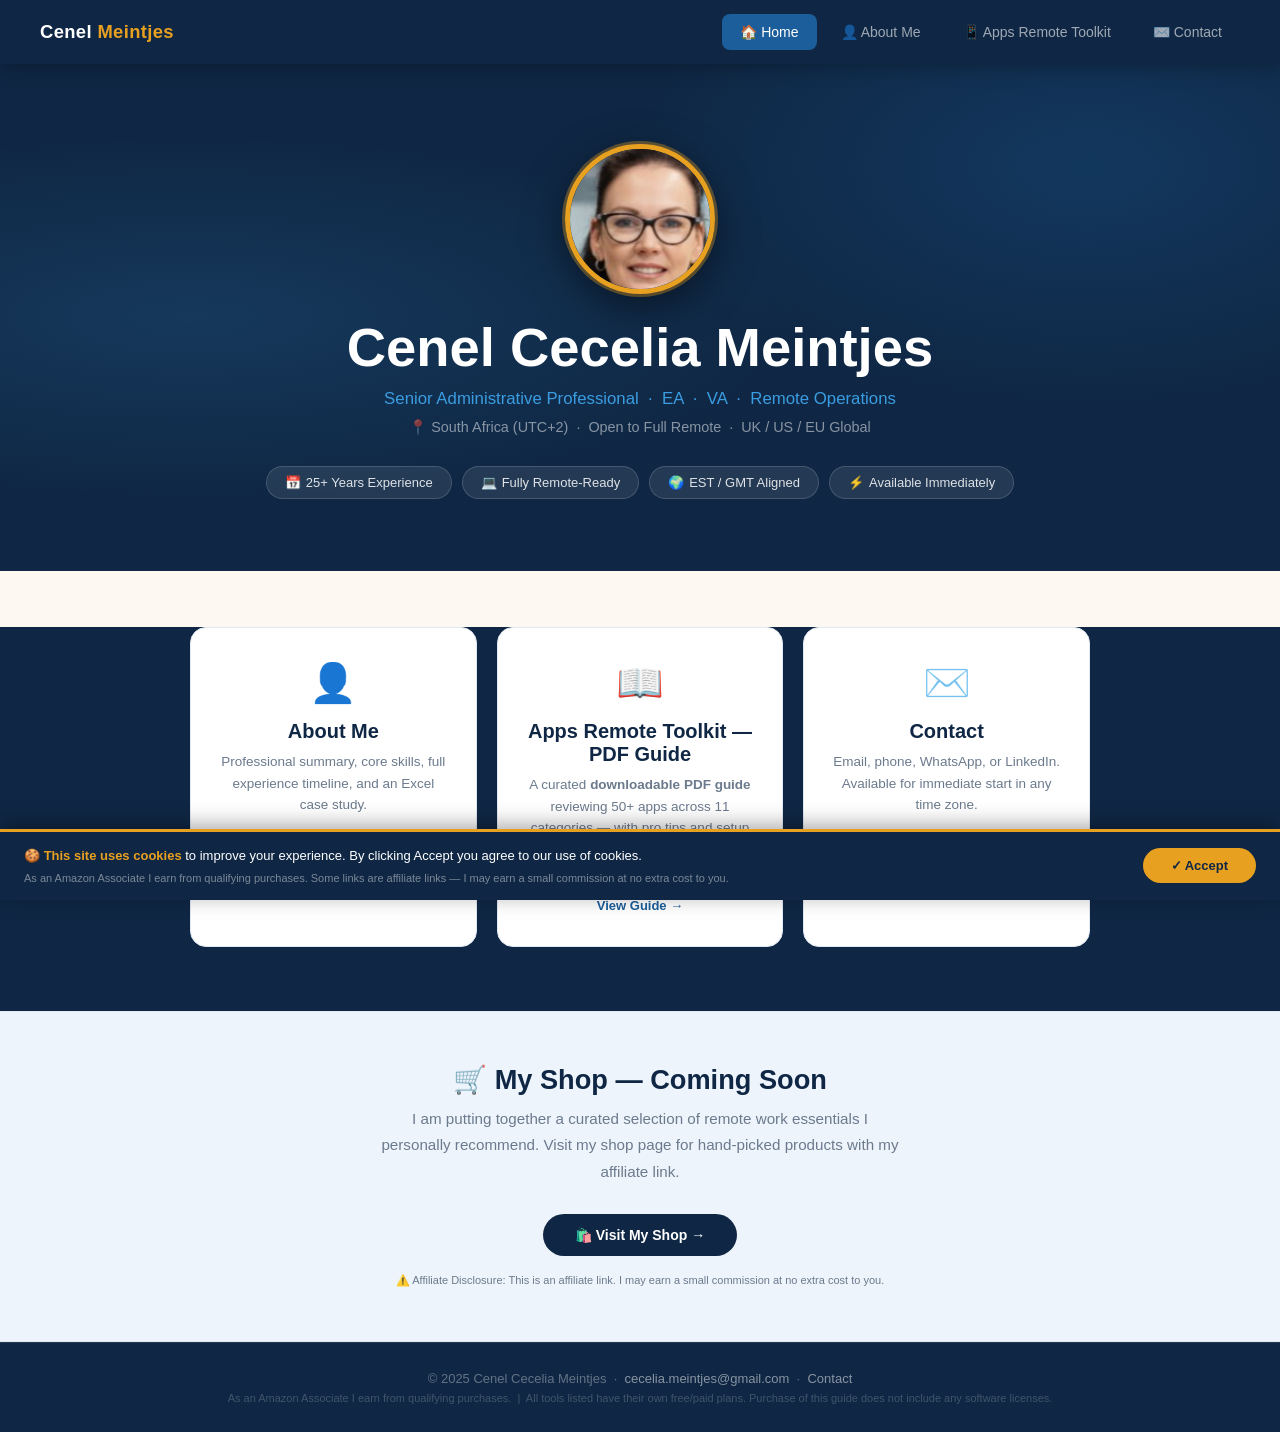
<file: index.html>
<!DOCTYPE html>
<html lang="en">
<head>
  <meta charset="UTF-8" />
  <meta name="viewport" content="width=device-width, initial-scale=1.0" />
  <title>Cenel Cecelia Meintjes | VA & EA Professional</title>
  <meta name="description" content="Senior VA & EA professional with 25+ years experience. Remote-ready, available immediately." />
  <link rel="stylesheet" href="style.css" />
  <style>
    .home-hero { background:var(--navy); position:relative; overflow:hidden; padding:80px 24px 72px; text-align:center; }
    .home-hero::before { content:''; position:absolute; inset:0; background: radial-gradient(ellipse 80% 60% at 15% 50%, rgba(59,157,225,.15) 0%, transparent 60%), radial-gradient(ellipse 60% 80% at 85% 20%, rgba(27,94,155,.3) 0%, transparent 60%); pointer-events:none; }
    .home-photo { width:150px; height:150px; border-radius:50%; border:5px solid #e8a020; object-fit:cover; object-position:center top; margin:0 auto 24px; display:block; position:relative; box-shadow:0 0 0 3px rgba(232,160,32,0.35), 0 12px 40px rgba(0,0,0,.5); }
    .home-name { font-family:Arial,Helvetica,sans-serif;font-weight:700; font-size:clamp(2.2rem,5vw,3.4rem); color:var(--white); line-height:1.12; margin-bottom:10px; position:relative; }
    .home-tagline { font-size:1.05rem; color:var(--sky); font-weight:500; margin-bottom:10px; position:relative; }
    .home-location { font-size:.9rem; color:rgba(255,255,255,.5); margin-bottom:30px; position:relative; }
    .quick-nav { display:grid; grid-template-columns:repeat(auto-fit,minmax(240px,1fr)); gap:20px; max-width:900px; margin:56px auto 0; }
    .qn-card { background:var(--white); border:1px solid var(--border); border-radius:16px; padding:32px 28px; text-align:center; text-decoration:none; color:inherit; transition:transform .22s,box-shadow .22s; display:block; }
    .qn-card:hover { transform:translateY(-5px); box-shadow:0 16px 40px rgba(15,39,68,.13); }
    .qn-icon { font-size:2.4rem; margin-bottom:14px; display:block; }
    .qn-title { font-family:Arial,Helvetica,sans-serif;font-weight:700; font-size:1.25rem; color:var(--navy); margin-bottom:8px; }
    .qn-desc { font-size:13.5px; color:var(--grey); line-height:1.6; }
    .qn-link { display:inline-block; margin-top:16px; font-size:13px; font-weight:600; color:var(--blue); }
    .value-strip { background:var(--cream); padding:60px 24px; text-align:center; }
    .value-strip h2 { font-family:Arial,Helvetica,sans-serif;font-weight:700; font-size:1.8rem; color:var(--navy); margin-bottom:12px; }
    .value-strip > p { font-size:1rem; color:var(--grey); max-width:540px; margin:0 auto 36px; line-height:1.75; }
    .value-cards { display:grid; grid-template-columns:repeat(auto-fit,minmax(210px,1fr)); gap:16px; max-width:900px; margin:0 auto; }
    .val-card { background:var(--white); border:1px solid var(--border); border-left:3px solid var(--blue); border-radius:0 12px 12px 0; padding:18px 20px; text-align:left; }
    .val-card .vc-icon { font-size:1.5rem; margin-bottom:8px; display:block; }
    .val-card .vc-title { font-weight:600; font-size:15px; color:var(--navy); margin-bottom:4px; }
    .val-card .vc-text { font-size:13px; color:var(--grey); line-height:1.55; }
    
    .affiliate-section h2 { font-family:Arial,Helvetica,sans-serif;font-weight:700; font-size:1.7rem; color:var(--navy); margin-bottom:10px; }
    .affiliate-section > p { font-size:.95rem; color:var(--grey); max-width:520px; margin:0 auto 32px; line-height:1.75; }
    
    
    
    
    
    
    
    
    
  </style>
</head>
<body>

<nav class="site-nav">
  <a href="index.html" class="nav-brand">Cenel <span>Meintjes</span></a>
  <button class="nav-toggle" onclick="toggleNav()" aria-label="Menu">☰</button>
  <ul class="nav-links" id="nav-links">
    <li><a href="index.html" class="active">🏠 Home</a></li>
    <li><a href="about.html">👤 About Me</a></li>
    <li><a href="apps-remote-toolkit.html">📱 Apps Remote Toolkit</a></li>
    <li><a href="contact.html">✉️ Contact</a></li>
  </ul>
</nav>

<!-- HERO -->
<div class="home-hero">
  <img src="cenel-meintjes-profile.png" alt="Cenel Cecelia Meintjes" class="home-photo" />
  <h1 class="home-name">Cenel Cecelia Meintjes</h1>
  <p class="home-tagline">Senior Administrative Professional &nbsp;·&nbsp; EA &nbsp;·&nbsp; VA &nbsp;·&nbsp; Remote Operations</p>
  <p class="home-location">📍 South Africa (UTC+2) &nbsp;·&nbsp; Open to Full Remote &nbsp;·&nbsp; UK / US / EU Global</p>
  <div class="hero-pills">
    <div class="hero-pill"><span>📅</span>25+ Years Experience</div>
    <div class="hero-pill"><span>💻</span>Fully Remote-Ready</div>
    <div class="hero-pill"><span>🌍</span>EST / GMT Aligned</div>
    <div class="hero-pill"><span>⚡</span>Available Immediately</div>
  </div>
</div>

<!-- QUICK NAV CARDS -->
<div style="background:var(--navy); padding:0 24px 64px;">
  <div class="quick-nav">
    <a href="about.html" class="qn-card">
      <span class="qn-icon">👤</span>
      <div class="qn-title">About Me</div>
      <div class="qn-desc">Professional summary, core skills, full experience timeline, and an Excel case study.</div>
      <span class="qn-link">View Profile →</span>
    </a>
    <a href="apps-remote-toolkit.html" class="qn-card">
      <span class="qn-icon">📖</span>
      <div class="qn-title">Apps Remote Toolkit — PDF Guide</div>
      <div class="qn-desc">A curated <strong>downloadable PDF guide</strong> reviewing 50+ apps across 11 categories — with pro tips and setup instructions. <em>This is a guide document, not software.</em></div>
      <span class="qn-link">View Guide →</span>
    </a>
    <a href="contact.html" class="qn-card">
      <span class="qn-icon">✉️</span>
      <div class="qn-title">Contact</div>
      <div class="qn-desc">Email, phone, WhatsApp, or LinkedIn. Available for immediate start in any time zone.</div>
      <span class="qn-link">Reach Out →</span>
    </a>
  </div>
</div>

<!-- SHOP TEASER -->
<div style="background:var(--light); border-top:1px solid var(--border); border-bottom:1px solid var(--border); padding:52px 24px; text-align:center;">
  <h2 style="font-family:Arial,Helvetica,sans-serif; font-weight:700; font-size:1.7rem; color:var(--navy); margin-bottom:10px;">🛒 My Shop — Coming Soon</h2>
  <p style="font-size:0.95rem; color:var(--grey); max-width:520px; margin:0 auto 28px; line-height:1.75;">
    I am putting together a curated selection of remote work essentials I personally recommend.
    Visit my shop page for hand-picked products with my affiliate link.
  </p>
  <a href="https://amzn.to/3MXymVV" target="_blank" rel="noopener sponsored"
    style="display:inline-block; background:var(--navy); color:#fff; font-family:Arial,Helvetica,sans-serif; font-weight:700; font-size:14px; padding:13px 32px; border-radius:100px; text-decoration:none;">
    🛍️ Visit My Shop →
  </a>
  <p style="font-size:11px; color:var(--grey); margin-top:16px; max-width:500px; margin-left:auto; margin-right:auto; line-height:1.6;">
    ⚠️ Affiliate Disclosure: This is an affiliate link. I may earn a small commission at no extra cost to you.
  </p>
</div>

<footer class="site-footer">
  © 2025 Cenel Cecelia Meintjes &nbsp;·&nbsp;
  <a href="mailto:cecelia.meintjes@gmail.com">cecelia.meintjes@gmail.com</a> &nbsp;·&nbsp;
  <a href="contact.html">Contact</a><br/>
  <span style="font-size:11px;opacity:0.6;display:block;margin-top:6px;">
    As an Amazon Associate I earn from qualifying purchases. &nbsp;|&nbsp;
    All tools listed have their own free/paid plans. Purchase of this guide does not include any software licenses.
  </span>
</footer>


<!-- ══ COOKIE & AMAZON DISCLOSURE BANNER ══ -->
<div id="cookie-banner" style="position:fixed; bottom:0; left:0; right:0; z-index:9999; background:#0f2744; border-top:3px solid #e8a020; padding:14px 24px; display:flex; flex-wrap:wrap; align-items:center; justify-content:space-between; gap:12px; box-shadow:0 -4px 20px rgba(0,0,0,0.35);">
  <div style="flex:1; min-width:260px;">
    <p style="color:#ffffff; font-size:13px; line-height:1.6; margin:0 0 3px; font-family:Arial,Helvetica,sans-serif;">
      🍪 <strong style="color:#e8a020;">This site uses cookies</strong> to improve your experience. By clicking Accept you agree to our use of cookies.
    </p>
    <p style="color:rgba(255,255,255,0.45); font-size:11px; margin:0; line-height:1.5; font-family:Arial,Helvetica,sans-serif;">
      As an Amazon Associate I earn from qualifying purchases. Some links are affiliate links — I may earn a small commission at no extra cost to you.
    </p>
  </div>
  <button id="cookie-accept-btn" style="background:#e8a020; color:#0f2744; border:none; font-family:Arial,Helvetica,sans-serif; font-weight:700; font-size:13px; padding:10px 28px; border-radius:100px; cursor:pointer; white-space:nowrap; flex-shrink:0;">
    ✓ Accept
  </button>
</div>
<script>
  (function() {
    var btn = document.getElementById("cookie-accept-btn");
    var banner = document.getElementById("cookie-banner");
    if (localStorage.getItem("cm_cookies") === "1") { banner.style.display = "none"; }
    btn.addEventListener("click", function() {
      banner.style.display = "none";
      localStorage.setItem("cm_cookies", "1");
    });
  })();
</script>

</body>
</html>
</file>
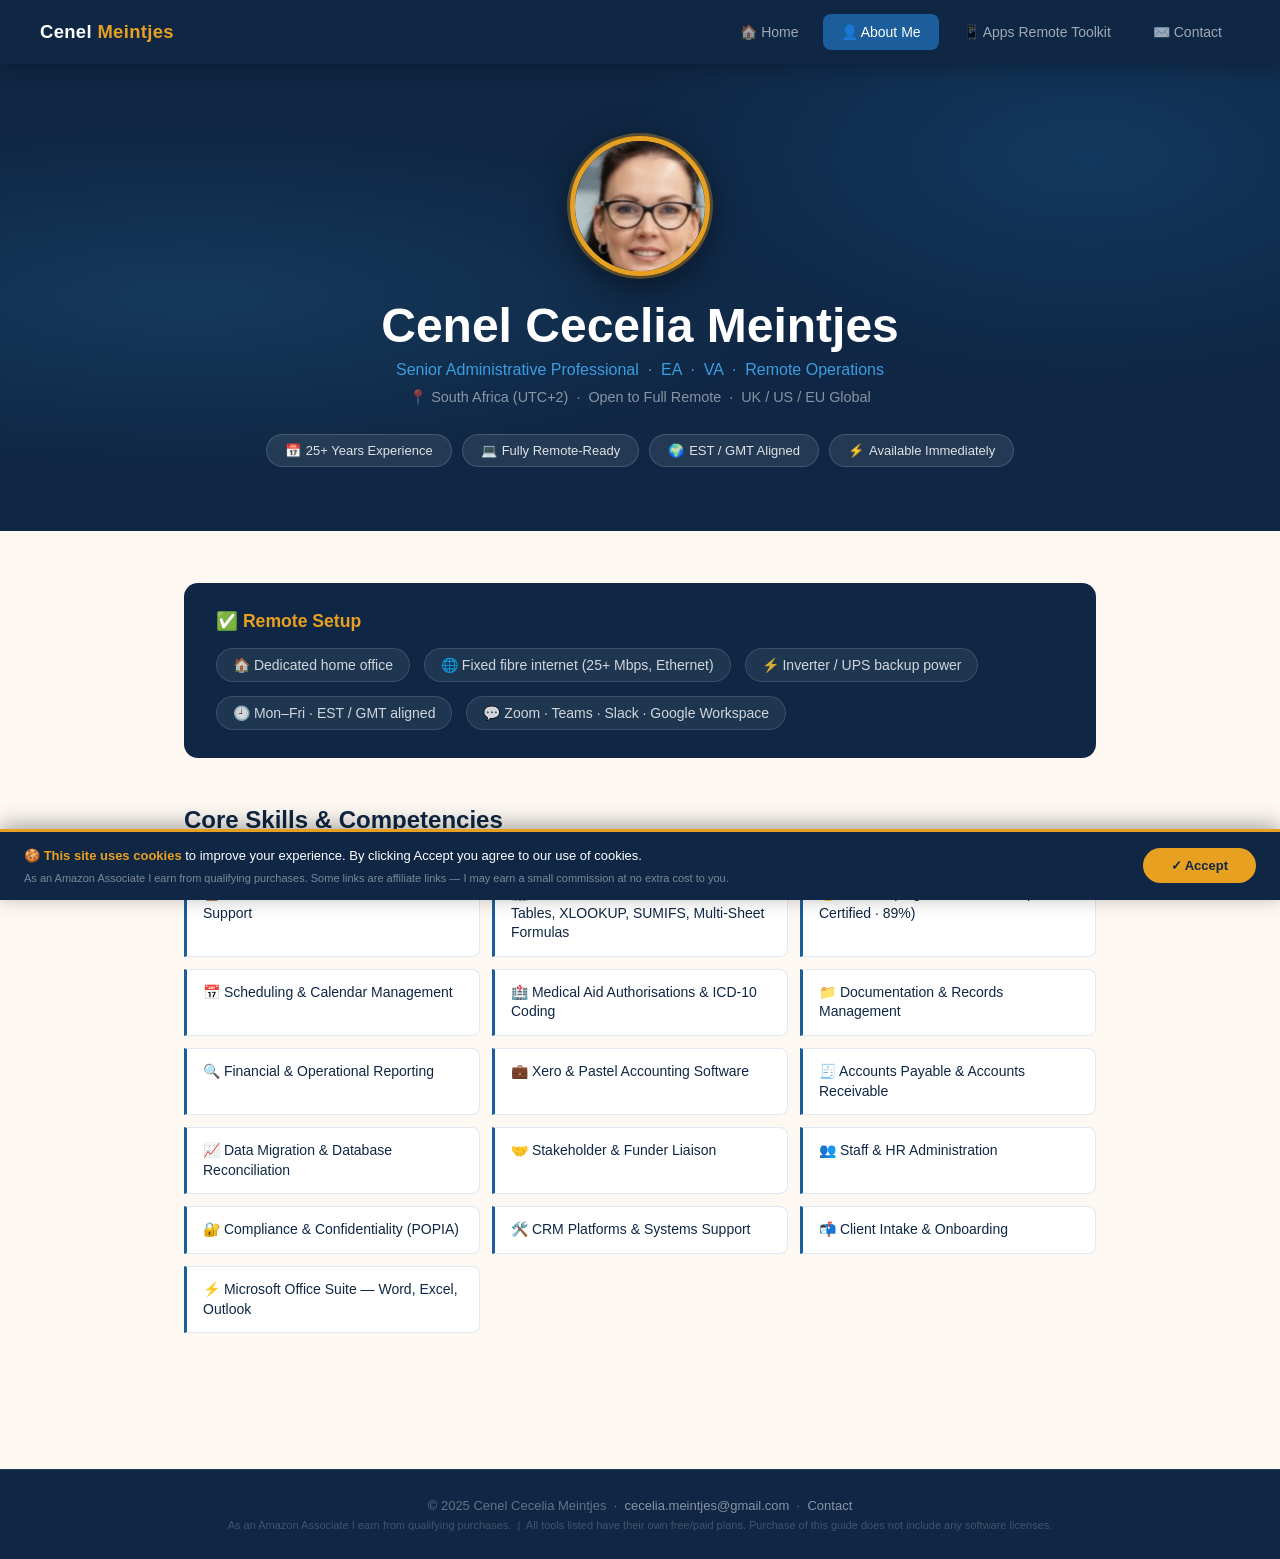
<file: about.html>
<!DOCTYPE html>
<html lang="en">
<head>
  <meta charset="UTF-8" />
  <meta name="viewport" content="width=device-width, initial-scale=1.0" />
  <title>About Me | Cenel Cecelia Meintjes</title>
  <meta name="description" content="Cenel Meintjes — Senior EA & VA professional. 25+ years experience. Fully remote-ready." />
  <link rel="stylesheet" href="style.css" />
  <style>
    .about-hero { background:var(--navy); position:relative; overflow:hidden; padding:72px 24px 64px; text-align:center; }
    .about-hero::before { content:''; position:absolute; inset:0; background:radial-gradient(ellipse 80% 60% at 15% 50%, rgba(59,157,225,.15) 0%, transparent 60%), radial-gradient(ellipse 60% 80% at 85% 20%, rgba(27,94,155,.3) 0%, transparent 60%); pointer-events:none; }
    .about-photo { width:140px; height:140px; border-radius:50%; border:5px solid #e8a020; object-fit:cover; object-position:center top; margin:0 auto 22px; display:block; position:relative; box-shadow:0 0 0 3px rgba(232,160,32,0.35), 0 10px 36px rgba(0,0,0,.5); }
    .about-name { font-family:Arial,Helvetica,sans-serif;font-weight:700; font-size:clamp(2rem,5vw,3rem); color:var(--white); margin-bottom:8px; position:relative; }
    .about-tagline { font-size:1rem; color:var(--sky); font-weight:500; margin-bottom:10px; position:relative; }
    .about-location { font-size:.9rem; color:rgba(255,255,255,.5); position:relative; }

    .skills-grid { display:grid; grid-template-columns:repeat(auto-fill,minmax(240px,1fr)); gap:12px; }
    .skill-item { background:var(--white); border:1px solid var(--border); border-left:3px solid var(--blue); border-radius:0 8px 8px 0; padding:13px 16px; font-size:14px; font-weight:500; color:var(--navy); line-height:1.4; }

    .setup-box { background:var(--navy); color:var(--white); border-radius:14px; padding:28px 32px; display:flex; flex-wrap:wrap; gap:14px; align-items:center; margin-bottom:48px; }
    .setup-box .sb-title { font-family:Arial,Helvetica,sans-serif;font-weight:700; font-size:1.1rem; color:var(--gold); width:100%; margin-bottom:2px; }
    .setup-item { display:flex; align-items:center; gap:8px; font-size:14px; color:rgba(255,255,255,.8); background:rgba(255,255,255,.07); border:1px solid rgba(255,255,255,.12); padding:8px 16px; border-radius:100px; }

    @media(max-width:640px){ .setup-box { padding:22px 18px; } }
  </style>
</head>
<body>

<nav class="site-nav">
  <a href="index.html" class="nav-brand">Cenel <span>Meintjes</span></a>
  <button class="nav-toggle" onclick="toggleNav()" aria-label="Menu">☰</button>
  <ul class="nav-links" id="nav-links">
    <li><a href="index.html">🏠 Home</a></li>
    <li><a href="about.html" class="active">👤 About Me</a></li>
    <li><a href="apps-remote-toolkit.html">📱 Apps Remote Toolkit</a></li>
    <li><a href="contact.html">✉️ Contact</a></li>
  </ul>
</nav>

<!-- HERO -->
<div class="about-hero">
  <img src="cenel-meintjes-profile.png" alt="Cenel Cecelia Meintjes" class="about-photo" />
  <h1 class="about-name">Cenel Cecelia Meintjes</h1>
  <p class="about-tagline">Senior Administrative Professional &nbsp;·&nbsp; EA &nbsp;·&nbsp; VA &nbsp;·&nbsp; Remote Operations</p>
  <p class="about-location">📍 South Africa (UTC+2) &nbsp;·&nbsp; Open to Full Remote &nbsp;·&nbsp; UK / US / EU Global</p>
  <div class="hero-pills">
    <div class="hero-pill"><span>📅</span>25+ Years Experience</div>
    <div class="hero-pill"><span>💻</span>Fully Remote-Ready</div>
    <div class="hero-pill"><span>🌍</span>EST / GMT Aligned</div>
    <div class="hero-pill"><span>⚡</span>Available Immediately</div>
  </div>
</div>

<div class="page-wrap">

  <!-- REMOTE SETUP -->
  <div class="setup-box">
    <div class="sb-title">✅ Remote Setup</div>
    <div class="setup-item">🏠 Dedicated home office</div>
    <div class="setup-item">🌐 Fixed fibre internet (25+ Mbps, Ethernet)</div>
    <div class="setup-item">⚡ Inverter / UPS backup power</div>
    <div class="setup-item">🕘 Mon–Fri · EST / GMT aligned</div>
    <div class="setup-item">💬 Zoom · Teams · Slack · Google Workspace</div>
  </div>

  <!-- SKILLS -->
  <div class="section-block" id="skills">
    <h2 class="section-heading">Core Skills &amp; Competencies</h2>
    <div class="skills-grid">
      <div class="skill-item">📋 Office Administration &amp; Executive Support</div>
      <div class="skill-item">📊 Advanced Microsoft Excel — Pivot Tables, XLOOKUP, SUMIFS, Multi-Sheet Formulas</div>
      <div class="skill-item">💰 Bookkeeping to Trial Balance (ICB Certified · 89%)</div>
      <div class="skill-item">📅 Scheduling &amp; Calendar Management</div>
      <div class="skill-item">🏥 Medical Aid Authorisations &amp; ICD-10 Coding</div>
      <div class="skill-item">📁 Documentation &amp; Records Management</div>
      <div class="skill-item">🔍 Financial &amp; Operational Reporting</div>
      <div class="skill-item">💼 Xero &amp; Pastel Accounting Software</div>
      <div class="skill-item">🧾 Accounts Payable &amp; Accounts Receivable</div>
      <div class="skill-item">📈 Data Migration &amp; Database Reconciliation</div>
      <div class="skill-item">🤝 Stakeholder &amp; Funder Liaison</div>
      <div class="skill-item">👥 Staff &amp; HR Administration</div>
      <div class="skill-item">🔐 Compliance &amp; Confidentiality (POPIA)</div>
      <div class="skill-item">🛠️ CRM Platforms &amp; Systems Support</div>
      <div class="skill-item">📬 Client Intake &amp; Onboarding</div>
      <div class="skill-item">⚡ Microsoft Office Suite — Word, Excel, Outlook</div>
    </div>
  </div>

</div>

<footer class="site-footer">
  © 2025 Cenel Cecelia Meintjes &nbsp;·&nbsp;
  <a href="mailto:cecelia.meintjes@gmail.com">cecelia.meintjes@gmail.com</a> &nbsp;·&nbsp;
  <a href="contact.html">Contact</a><br/>
  <span style="font-size:11px; opacity:0.6; display:block; margin-top:6px;">
    As an Amazon Associate I earn from qualifying purchases. &nbsp;|&nbsp;
    All tools listed have their own free/paid plans. Purchase of this guide does not include any software licenses.
  </span>
</footer>


<!-- ══ COOKIE & AMAZON DISCLOSURE BANNER ══ -->
<div id="cookie-banner" style="position:fixed; bottom:0; left:0; right:0; z-index:9999; background:#0f2744; border-top:3px solid #e8a020; padding:14px 24px; display:flex; flex-wrap:wrap; align-items:center; justify-content:space-between; gap:12px; box-shadow:0 -4px 20px rgba(0,0,0,0.35);">
  <div style="flex:1; min-width:260px;">
    <p style="color:#ffffff; font-size:13px; line-height:1.6; margin:0 0 3px; font-family:Arial,Helvetica,sans-serif;">
      🍪 <strong style="color:#e8a020;">This site uses cookies</strong> to improve your experience. By clicking Accept you agree to our use of cookies.
    </p>
    <p style="color:rgba(255,255,255,0.45); font-size:11px; margin:0; line-height:1.5; font-family:Arial,Helvetica,sans-serif;">
      As an Amazon Associate I earn from qualifying purchases. Some links are affiliate links — I may earn a small commission at no extra cost to you.
    </p>
  </div>
  <button id="cookie-accept-btn" style="background:#e8a020; color:#0f2744; border:none; font-family:Arial,Helvetica,sans-serif; font-weight:700; font-size:13px; padding:10px 28px; border-radius:100px; cursor:pointer; white-space:nowrap; flex-shrink:0;">
    ✓ Accept
  </button>
</div>
<script>
  (function() {
    var btn = document.getElementById("cookie-accept-btn");
    var banner = document.getElementById("cookie-banner");
    if (localStorage.getItem("cm_cookies") === "1") { banner.style.display = "none"; }
    btn.addEventListener("click", function() {
      banner.style.display = "none";
      localStorage.setItem("cm_cookies", "1");
    });
  })();
</script>

</body>
</html>
</file>
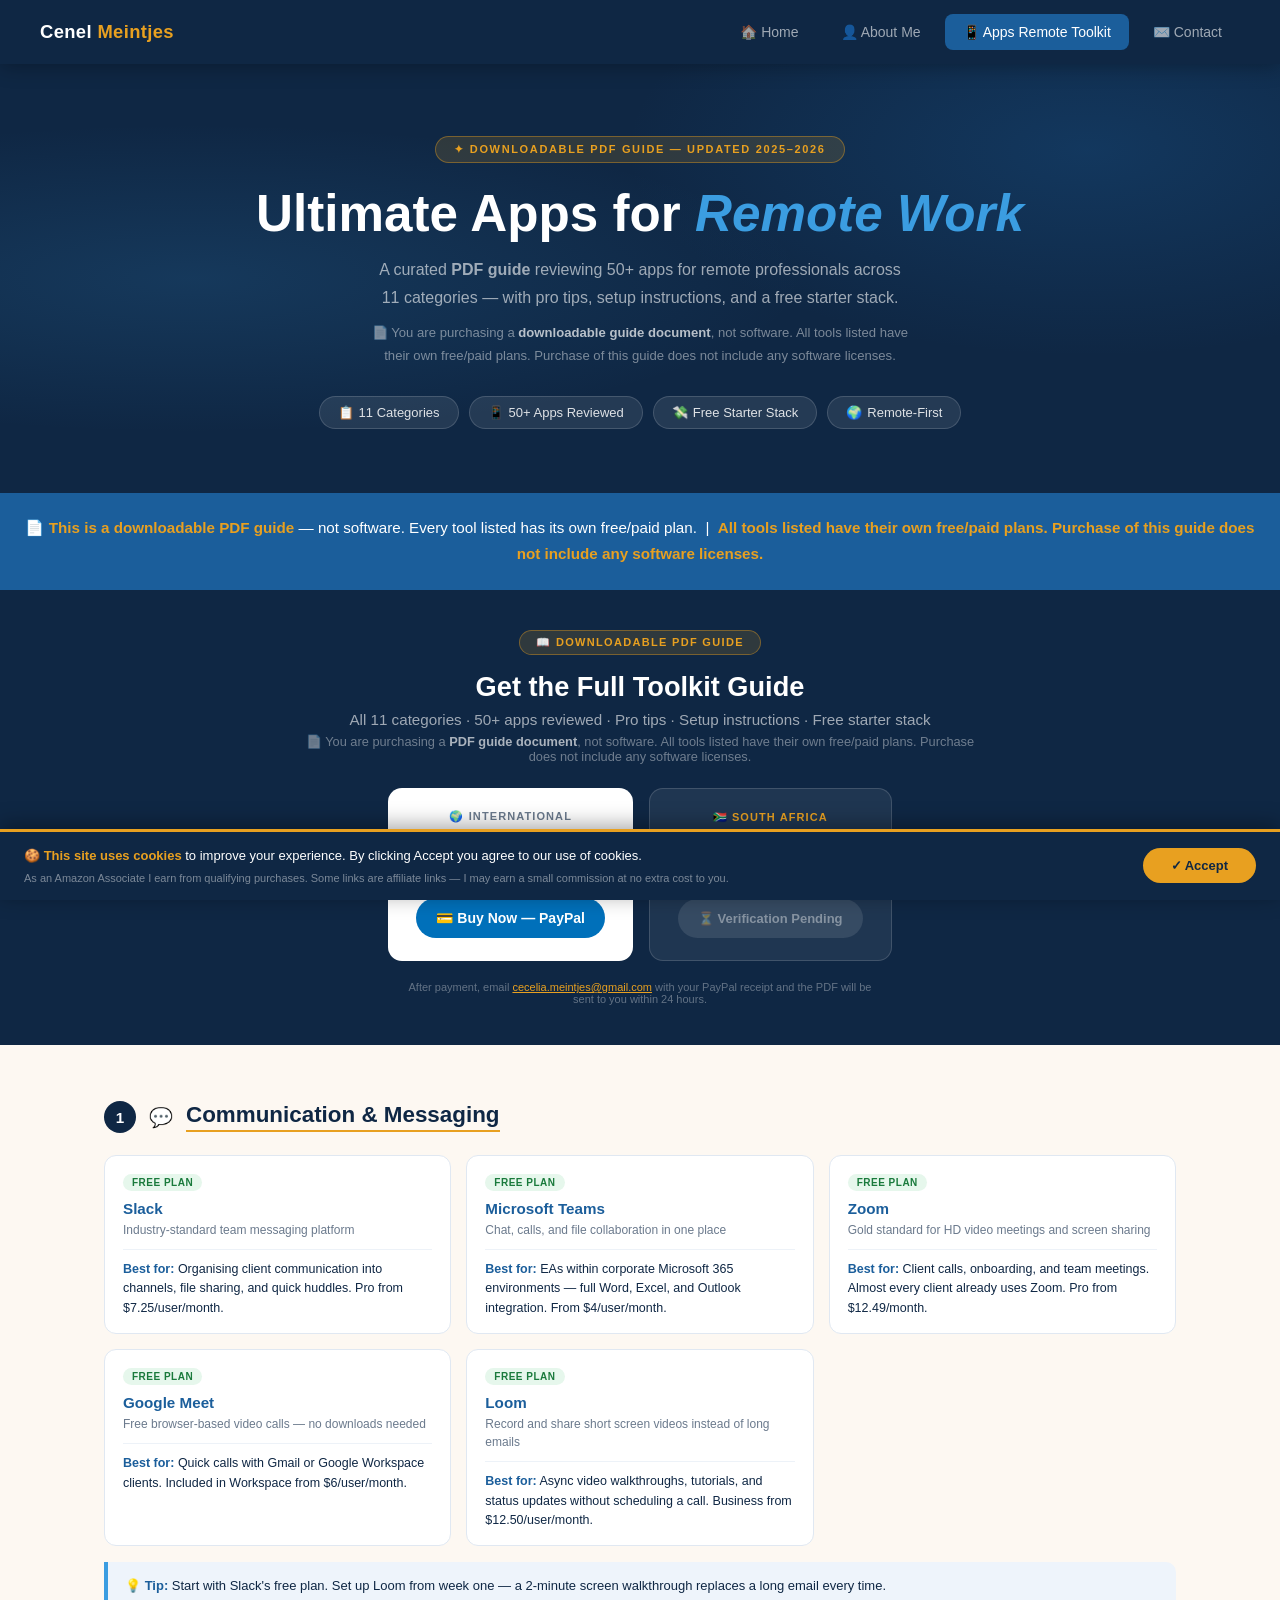
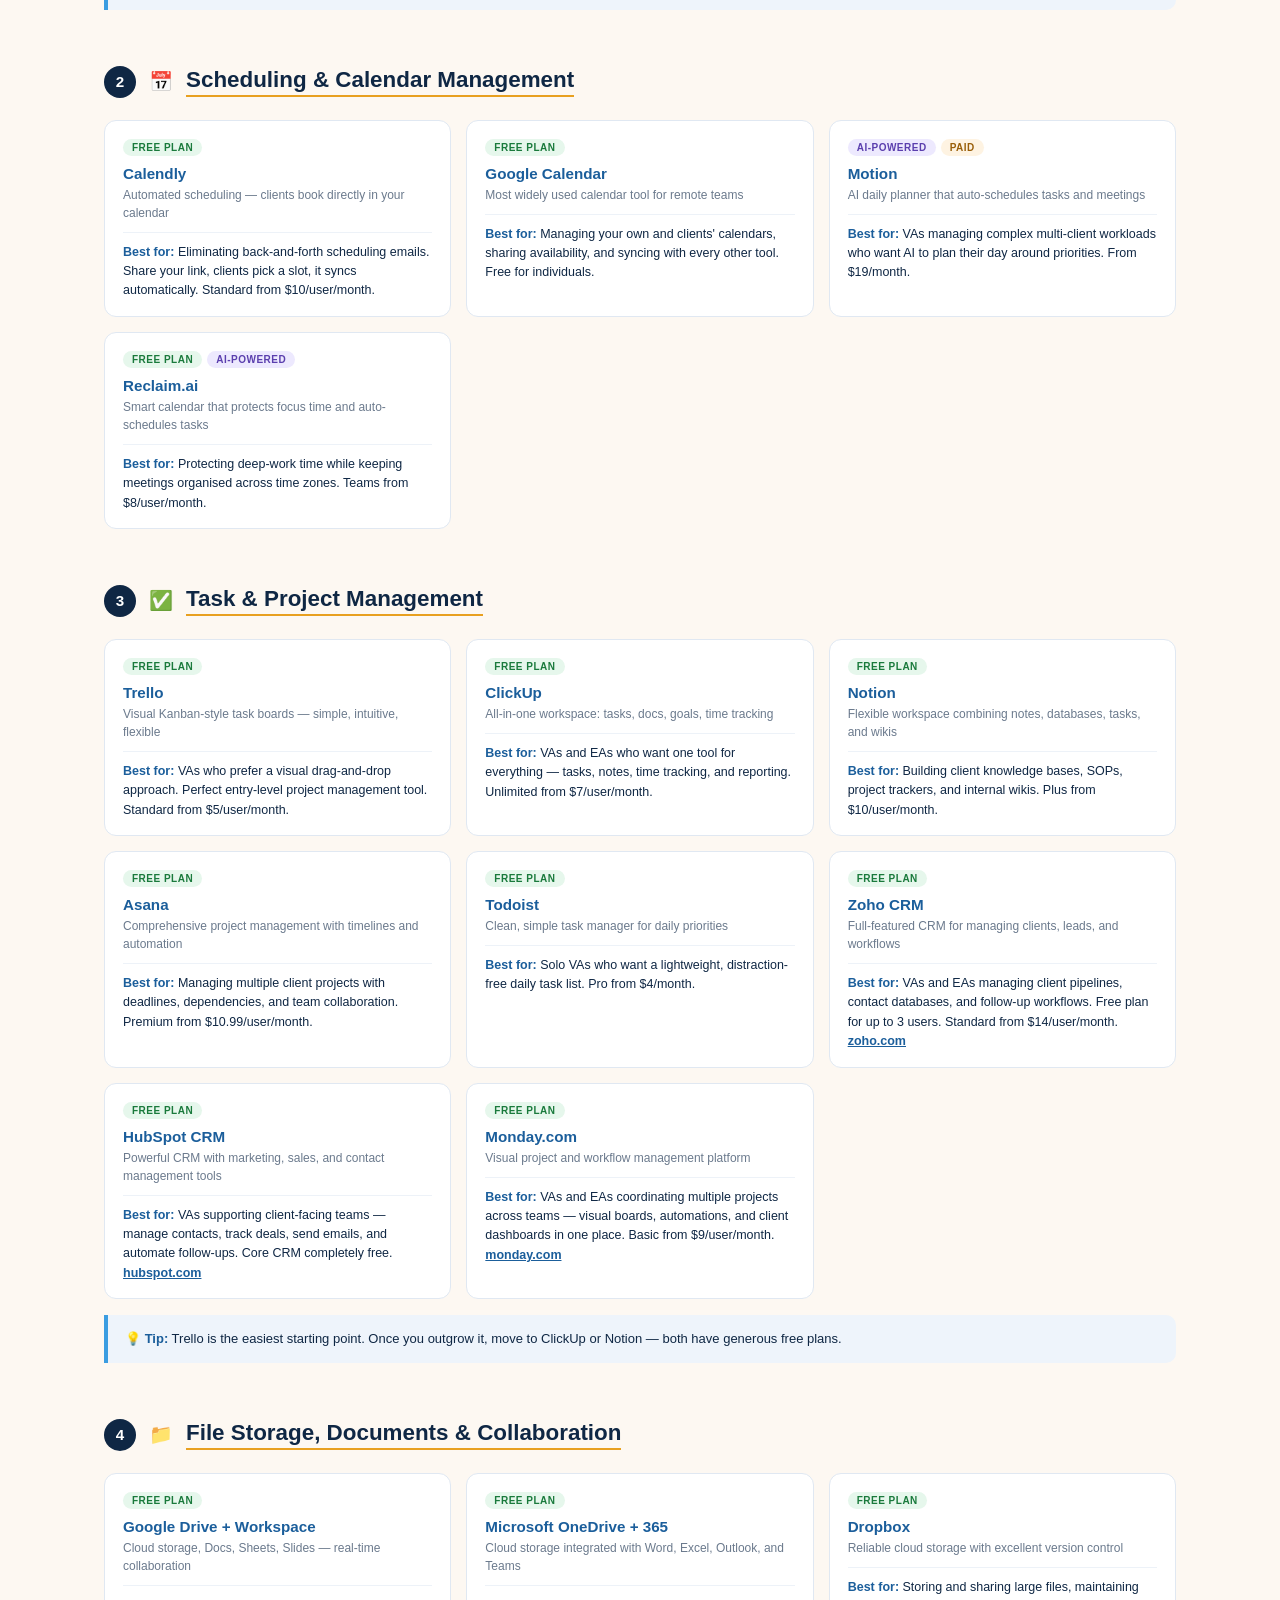
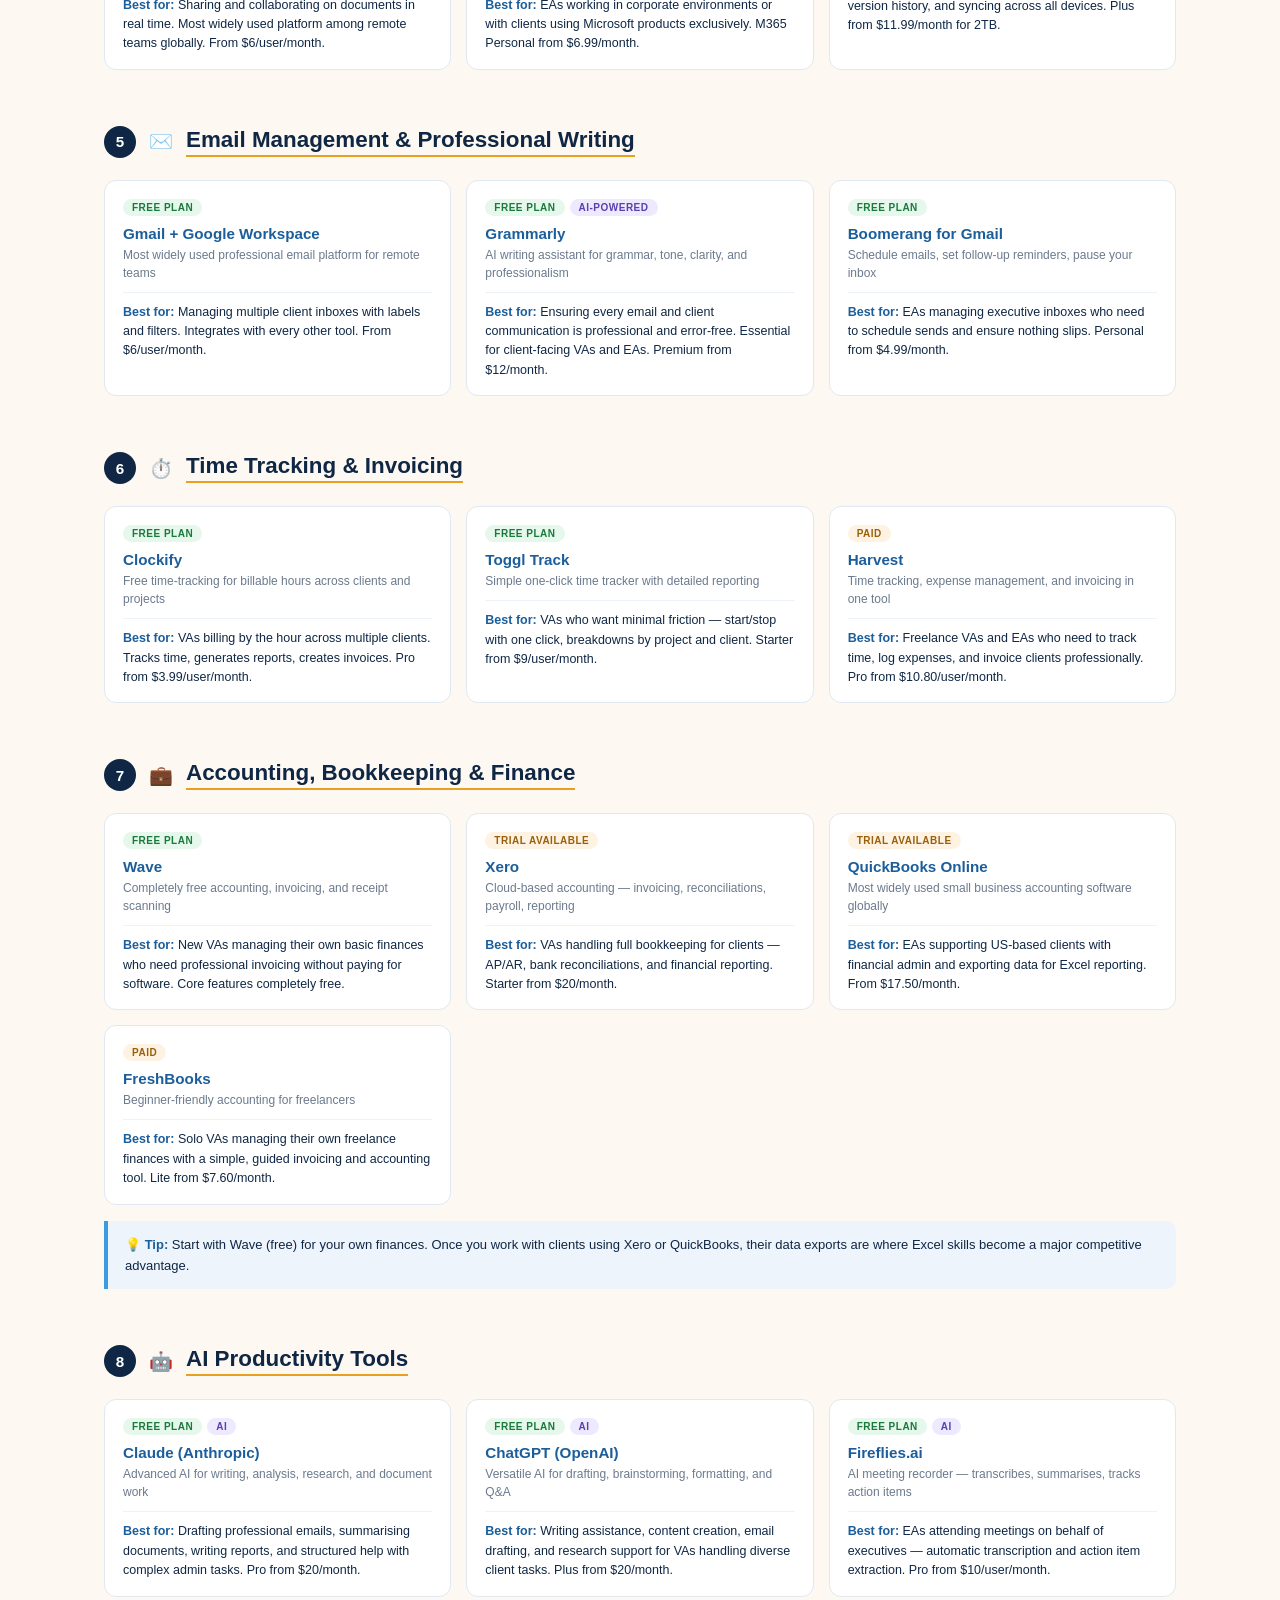
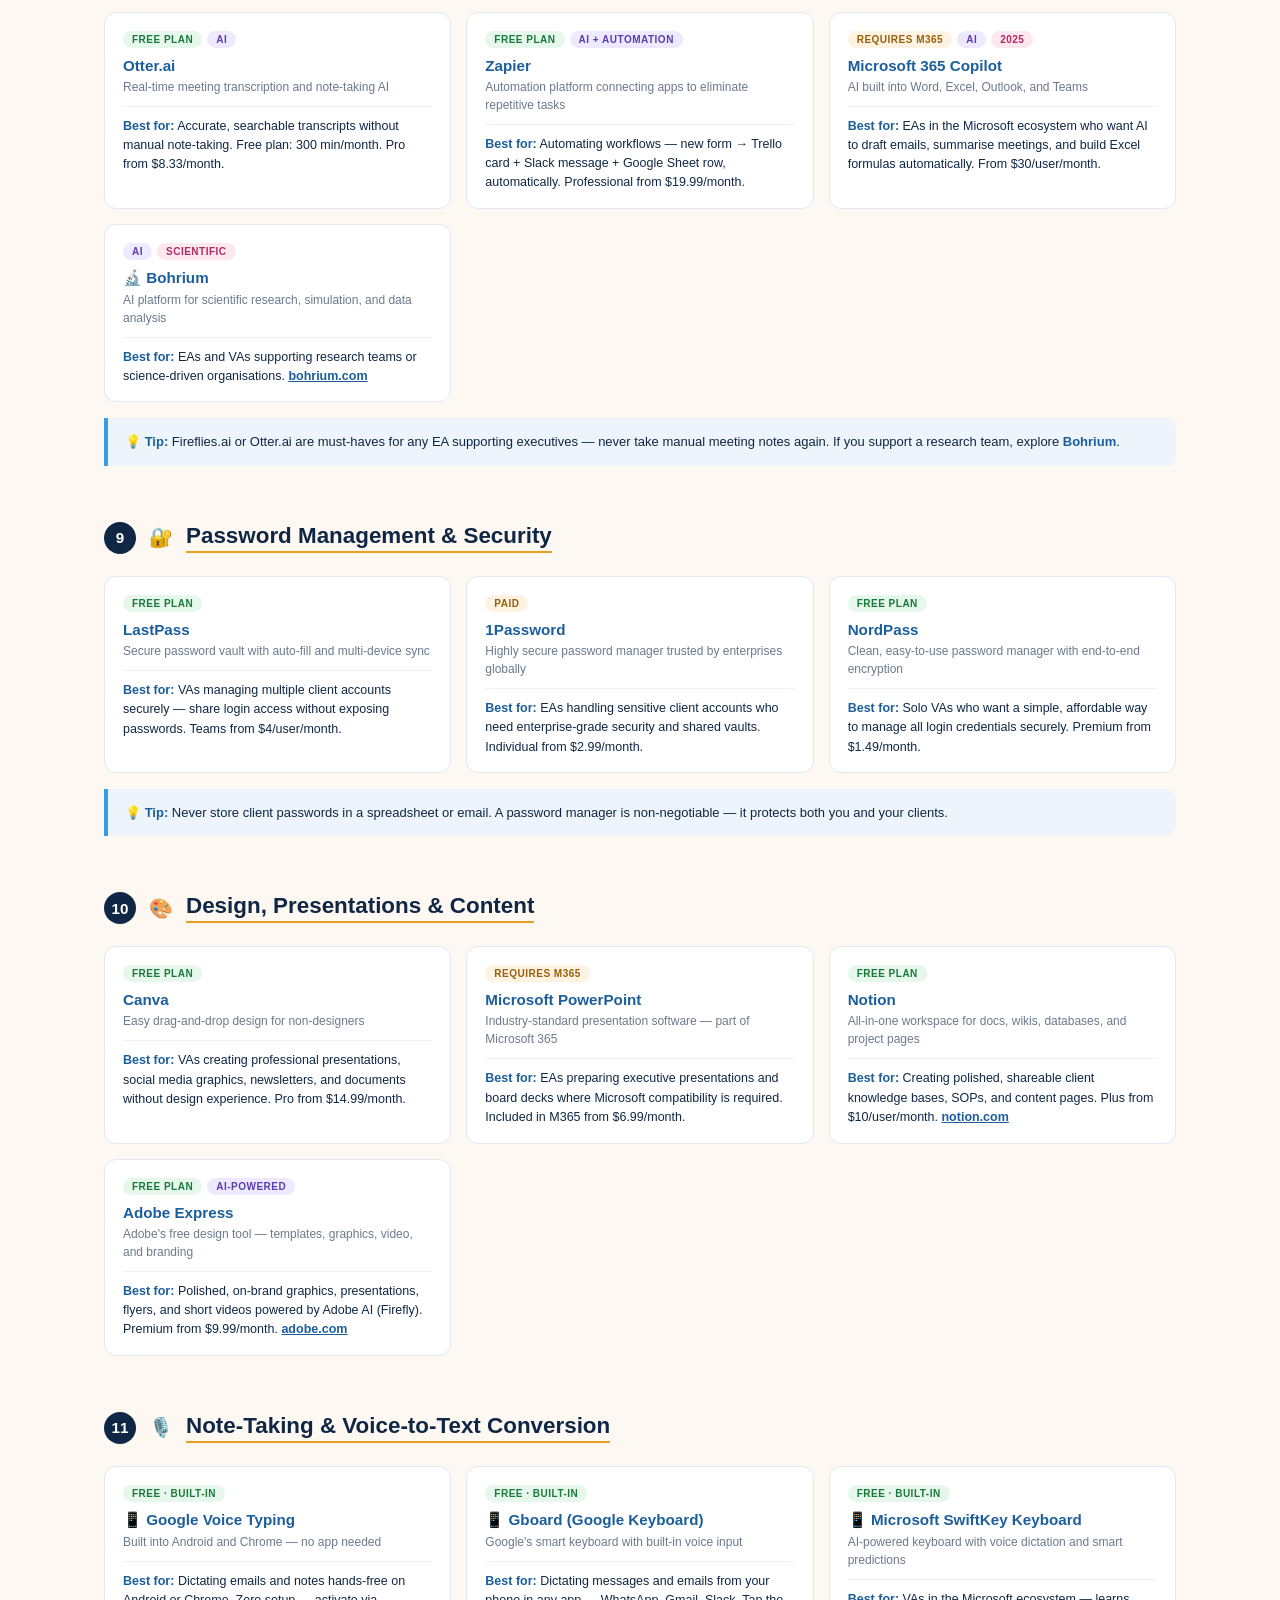
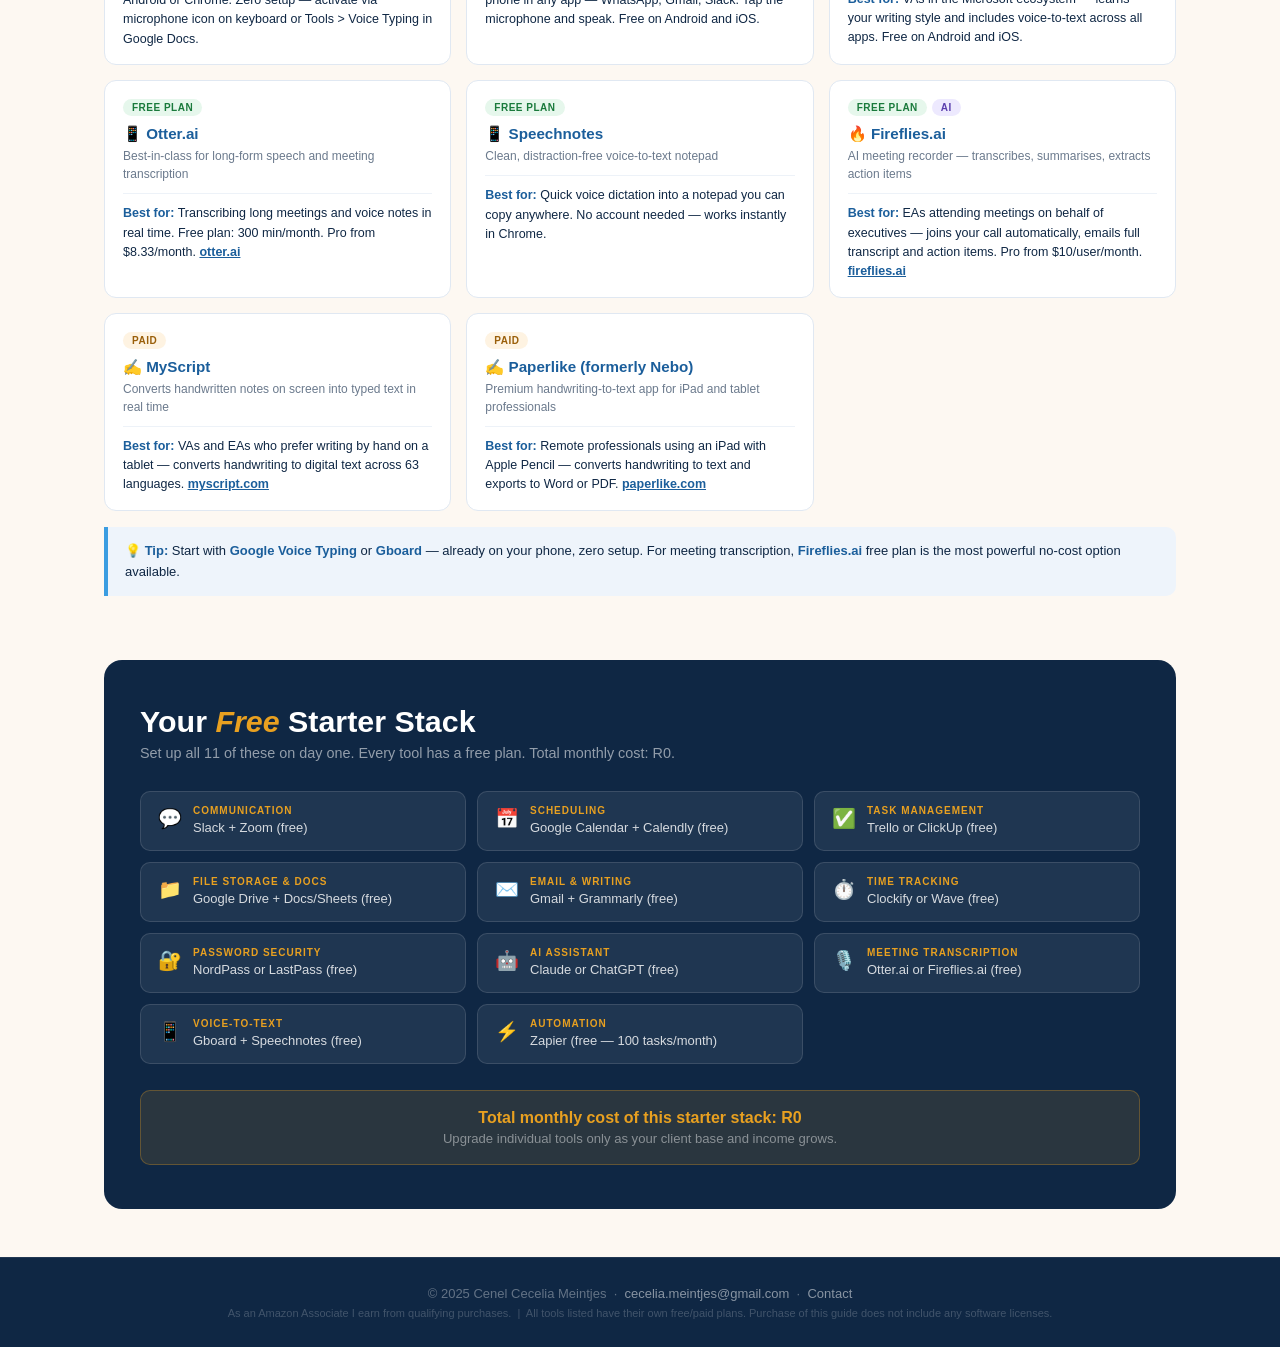
<file: apps-remote-toolkit.html>
<!DOCTYPE html>
<html lang="en">
<head>
  <meta charset="UTF-8" />
  <meta name="viewport" content="width=device-width, initial-scale=1.0" />
  <title>Apps Remote Toolkit | Cenel Meintjes</title>
  <meta name="description" content="50+ best apps for remote professionals. 11 categories, free starter stack, updated 2025-2026." />
  <link rel="stylesheet" href="style.css" />
  <style>
    .section-label { display:flex; align-items:center; gap:13px; margin:56px 0 22px; }
    .section-label .num { background:var(--navy); color:var(--white); font-family:Arial,Helvetica,sans-serif;font-weight:700; font-size:.95rem; width:32px; height:32px; border-radius:50%; display:flex; align-items:center; justify-content:center; flex-shrink:0; }
    .section-label h2 { font-family:Arial,Helvetica,sans-serif;font-weight:700; font-size:1.4rem; color:var(--navy); border-bottom:2px solid var(--gold); padding-bottom:2px; }
    .section-label .icon { font-size:1.2rem; }
    .tool-grid { display:grid; grid-template-columns:repeat(auto-fill,minmax(285px,1fr)); gap:15px; }
    .tool-card { background:var(--white); border:1px solid var(--border); border-radius:12px; padding:18px 18px 15px; transition:transform .2s,box-shadow .2s; }
    .tool-card:hover { transform:translateY(-3px); box-shadow:0 10px 28px rgba(15,39,68,.1); }
    .tool-name { font-weight:600; font-size:.95rem; color:var(--blue); margin-bottom:4px; }
    .tool-tag { font-size:12px; color:var(--grey); margin-bottom:10px; line-height:1.5; }
    .tool-best { font-size:12.5px; color:var(--navy); line-height:1.55; border-top:1px solid #edf2f8; padding-top:10px; margin-top:10px; }
    .tool-best strong { color:var(--blue); }
    .tool-best a { color:var(--blue); font-weight:600; }
    .badge-row { display:flex; gap:5px; margin-bottom:9px; flex-wrap:wrap; }
    .badge { font-size:10px; font-weight:600; letter-spacing:.05em; padding:3px 9px; border-radius:100px; text-transform:uppercase; }
    .badge.free { background:#e6f7ec; color:#1a7a3c; }
    .badge.paid { background:#fef3e2; color:#9a5f0a; }
    .badge.ai   { background:#ede9fe; color:#5b3fae; }
    .badge.new  { background:#fde8f0; color:#b02a60; }
    .tip { background:var(--light); border-left:4px solid var(--sky); border-radius:0 10px 10px 0; padding:13px 17px; margin:16px 0 5px; font-size:13px; color:var(--navy); line-height:1.65; }
    .tip strong { color:var(--blue); }
    .starter { background:var(--navy); border-radius:18px; padding:44px 36px; margin:64px 0 48px; color:var(--white); }
    .starter h2 { font-family:Arial,Helvetica,sans-serif;font-weight:700; font-size:1.9rem; margin-bottom:6px; }
    .starter h2 em { color:var(--gold); font-style:italic; }
    .starter-sub { color:rgba(255,255,255,.55); font-size:.9rem; margin-bottom:30px; }
    .stack-grid { display:grid; grid-template-columns:repeat(auto-fill,minmax(260px,1fr)); gap:11px; }
    .stack-item { background:rgba(255,255,255,.07); border:1px solid rgba(255,255,255,.12); border-radius:10px; padding:13px 17px; display:flex; align-items:flex-start; gap:11px; }
    .si-icon { font-size:1.2rem; flex-shrink:0; margin-top:2px; }
    .si-cat { font-size:10px; font-weight:600; letter-spacing:.1em; text-transform:uppercase; color:var(--gold); margin-bottom:3px; }
    .si-tools { font-size:13px; color:rgba(255,255,255,.82); line-height:1.4; }
    .free-banner { margin-top:26px; text-align:center; background:rgba(232,160,32,.12); border:1px solid rgba(232,160,32,.3); border-radius:10px; padding:18px 22px; color:var(--gold); font-size:1rem; font-weight:600; }
    .free-banner span { display:block; font-size:.82rem; font-weight:400; color:rgba(255,255,255,.45); margin-top:4px; }
  </style>
</head>
<body>

<nav class="site-nav">
  <a href="index.html" class="nav-brand">Cenel <span>Meintjes</span></a>
  <button class="nav-toggle" onclick="toggleNav()" aria-label="Menu">☰</button>
  <ul class="nav-links" id="nav-links">
    <li><a href="index.html">🏠 Home</a></li>
    <li><a href="about.html">👤 About Me</a></li>
    <li><a href="apps-remote-toolkit.html" class="active">📱 Apps Remote Toolkit</a></li>
    <li><a href="contact.html">✉️ Contact</a></li>
  </ul>
</nav>

<div class="page-hero">
  <div class="hero-badge">✦ Downloadable PDF Guide — Updated 2025–2026</div>
  <h1>Ultimate Apps for <em>Remote Work</em></h1>
  <p>A curated <strong>PDF guide</strong> reviewing 50+ apps for remote professionals across 11 categories — with pro tips, setup instructions, and a free starter stack.</p>
  <p style="font-size:0.82rem; color:rgba(255,255,255,0.45); margin-top:10px; position:relative;">
    📄 You are purchasing a <strong style="color:rgba(255,255,255,0.7);">downloadable guide document</strong>, not software. All tools listed have their own free/paid plans. Purchase of this guide does not include any software licenses.
  </p>
  <div class="hero-pills">
    <div class="hero-pill"><span>📋</span>11 Categories</div>
    <div class="hero-pill"><span>📱</span>50+ Apps Reviewed</div>
    <div class="hero-pill"><span>💸</span>Free Starter Stack</div>
    <div class="hero-pill"><span>🌍</span>Remote-First</div>
  </div>
</div>

<div class="intro-strip">
  📄 <strong>This is a downloadable PDF guide</strong> — not software. Every tool listed has its own free/paid plan. &nbsp;|&nbsp; <strong>All tools listed have their own free/paid plans. Purchase of this guide does not include any software licenses.</strong>
</div>

<!-- BUY NOW SECTION -->
<div style="background:#0f2744; padding:40px 24px; text-align:center;">
  <div style="max-width:680px; margin:0 auto;">
    <div style="display:inline-block; background:rgba(232,160,32,0.15); border:1px solid rgba(232,160,32,0.4); color:#e8a020; font-size:11px; font-weight:700; letter-spacing:0.12em; text-transform:uppercase; padding:5px 16px; border-radius:100px; margin-bottom:16px;">📖 Downloadable PDF Guide</div>
    <h2 style="font-family:Arial,Helvetica,sans-serif; font-size:1.7rem; color:#fff; margin-bottom:8px;">Get the Full Toolkit Guide</h2>
    <p style="color:rgba(255,255,255,0.6); font-size:0.95rem; margin-bottom:6px;">All 11 categories · 50+ apps reviewed · Pro tips · Setup instructions · Free starter stack</p>
    <p style="color:rgba(255,255,255,0.4); font-size:0.8rem; margin-bottom:24px;">📄 You are purchasing a <strong style="color:rgba(255,255,255,0.65);">PDF guide document</strong>, not software. All tools listed have their own free/paid plans. Purchase does not include any software licenses.</p>
    <div style="display:flex; flex-wrap:wrap; justify-content:center; gap:16px; margin-bottom:20px;">
      <!-- PayPal button -->
      <div style="background:#fff; border-radius:14px; padding:22px 28px; min-width:220px;">
        <div style="font-size:11px; font-weight:700; color:#6b7a8d; letter-spacing:0.1em; text-transform:uppercase; margin-bottom:6px;">🌍 International</div>
        <div style="font-family:Arial,Helvetica,sans-serif; font-size:2rem; font-weight:700; color:#0f2744; margin-bottom:4px;">$17 <span style="font-size:1rem; color:#6b7a8d;">USD</span></div>
        <div style="font-size:12px; color:#6b7a8d; margin-bottom:14px;">Pay securely via PayPal</div>
        <a href="https://paypal.me/Cenelthanku/17" target="_blank" rel="noopener"
          style="display:block; background:#0070ba; color:#fff; font-family:Arial,Helvetica,sans-serif; font-weight:700; font-size:14px; padding:12px 20px; border-radius:100px; text-decoration:none; transition:background 0.2s;">
          💳 Buy Now — PayPal
        </a>
      </div>
      <!-- PayFast placeholder -->
      <div style="background:rgba(255,255,255,0.07); border:1px solid rgba(255,255,255,0.15); border-radius:14px; padding:22px 28px; min-width:220px;">
        <div style="font-size:11px; font-weight:700; color:#e8a020; letter-spacing:0.1em; text-transform:uppercase; margin-bottom:6px;">🇿🇦 South Africa</div>
        <div style="font-family:Arial,Helvetica,sans-serif; font-size:2rem; font-weight:700; color:#fff; margin-bottom:4px;">R150 <span style="font-size:1rem; color:rgba(255,255,255,0.5);">ZAR</span></div>
        <div style="font-size:12px; color:rgba(255,255,255,0.5); margin-bottom:14px;">PayFast — coming soon</div>
        <div style="display:block; background:rgba(255,255,255,0.1); color:rgba(255,255,255,0.4); font-family:Arial,Helvetica,sans-serif; font-weight:700; font-size:13px; padding:12px 20px; border-radius:100px; text-align:center;">
          ⏳ Verification Pending
        </div>
      </div>
    </div>
    <p style="font-size:11px; color:rgba(255,255,255,0.35); max-width:480px; margin:0 auto;">
      After payment, email <a href="mailto:cecelia.meintjes@gmail.com" style="color:#e8a020;">cecelia.meintjes@gmail.com</a> with your PayPal receipt and the PDF will be sent to you within 24 hours.
    </p>
  </div>
</div>

<div class="wide-wrap">

  <div class="section-label"><div class="num">1</div><div class="icon">💬</div><h2>Communication &amp; Messaging</h2></div>
  <div class="tool-grid">
    <div class="tool-card"><div class="badge-row"><span class="badge free">Free Plan</span></div><div class="tool-name">Slack</div><div class="tool-tag">Industry-standard team messaging platform</div><div class="tool-best"><strong>Best for:</strong> Organising client communication into channels, file sharing, and quick huddles. Pro from $7.25/user/month.</div></div>
    <div class="tool-card"><div class="badge-row"><span class="badge free">Free Plan</span></div><div class="tool-name">Microsoft Teams</div><div class="tool-tag">Chat, calls, and file collaboration in one place</div><div class="tool-best"><strong>Best for:</strong> EAs within corporate Microsoft 365 environments — full Word, Excel, and Outlook integration. From $4/user/month.</div></div>
    <div class="tool-card"><div class="badge-row"><span class="badge free">Free Plan</span></div><div class="tool-name">Zoom</div><div class="tool-tag">Gold standard for HD video meetings and screen sharing</div><div class="tool-best"><strong>Best for:</strong> Client calls, onboarding, and team meetings. Almost every client already uses Zoom. Pro from $12.49/month.</div></div>
    <div class="tool-card"><div class="badge-row"><span class="badge free">Free Plan</span></div><div class="tool-name">Google Meet</div><div class="tool-tag">Free browser-based video calls — no downloads needed</div><div class="tool-best"><strong>Best for:</strong> Quick calls with Gmail or Google Workspace clients. Included in Workspace from $6/user/month.</div></div>
    <div class="tool-card"><div class="badge-row"><span class="badge free">Free Plan</span></div><div class="tool-name">Loom</div><div class="tool-tag">Record and share short screen videos instead of long emails</div><div class="tool-best"><strong>Best for:</strong> Async video walkthroughs, tutorials, and status updates without scheduling a call. Business from $12.50/user/month.</div></div>
  </div>
  <div class="tip">💡 <strong>Tip:</strong> Start with Slack's free plan. Set up Loom from week one — a 2-minute screen walkthrough replaces a long email every time.</div>

  <div class="section-label"><div class="num">2</div><div class="icon">📅</div><h2>Scheduling &amp; Calendar Management</h2></div>
  <div class="tool-grid">
    <div class="tool-card"><div class="badge-row"><span class="badge free">Free Plan</span></div><div class="tool-name">Calendly</div><div class="tool-tag">Automated scheduling — clients book directly in your calendar</div><div class="tool-best"><strong>Best for:</strong> Eliminating back-and-forth scheduling emails. Share your link, clients pick a slot, it syncs automatically. Standard from $10/user/month.</div></div>
    <div class="tool-card"><div class="badge-row"><span class="badge free">Free Plan</span></div><div class="tool-name">Google Calendar</div><div class="tool-tag">Most widely used calendar tool for remote teams</div><div class="tool-best"><strong>Best for:</strong> Managing your own and clients' calendars, sharing availability, and syncing with every other tool. Free for individuals.</div></div>
    <div class="tool-card"><div class="badge-row"><span class="badge ai">AI-Powered</span><span class="badge paid">Paid</span></div><div class="tool-name">Motion</div><div class="tool-tag">AI daily planner that auto-schedules tasks and meetings</div><div class="tool-best"><strong>Best for:</strong> VAs managing complex multi-client workloads who want AI to plan their day around priorities. From $19/month.</div></div>
    <div class="tool-card"><div class="badge-row"><span class="badge free">Free Plan</span><span class="badge ai">AI-Powered</span></div><div class="tool-name">Reclaim.ai</div><div class="tool-tag">Smart calendar that protects focus time and auto-schedules tasks</div><div class="tool-best"><strong>Best for:</strong> Protecting deep-work time while keeping meetings organised across time zones. Teams from $8/user/month.</div></div>
  </div>

  <div class="section-label"><div class="num">3</div><div class="icon">✅</div><h2>Task &amp; Project Management</h2></div>
  <div class="tool-grid">
    <div class="tool-card"><div class="badge-row"><span class="badge free">Free Plan</span></div><div class="tool-name">Trello</div><div class="tool-tag">Visual Kanban-style task boards — simple, intuitive, flexible</div><div class="tool-best"><strong>Best for:</strong> VAs who prefer a visual drag-and-drop approach. Perfect entry-level project management tool. Standard from $5/user/month.</div></div>
    <div class="tool-card"><div class="badge-row"><span class="badge free">Free Plan</span></div><div class="tool-name">ClickUp</div><div class="tool-tag">All-in-one workspace: tasks, docs, goals, time tracking</div><div class="tool-best"><strong>Best for:</strong> VAs and EAs who want one tool for everything — tasks, notes, time tracking, and reporting. Unlimited from $7/user/month.</div></div>
    <div class="tool-card"><div class="badge-row"><span class="badge free">Free Plan</span></div><div class="tool-name">Notion</div><div class="tool-tag">Flexible workspace combining notes, databases, tasks, and wikis</div><div class="tool-best"><strong>Best for:</strong> Building client knowledge bases, SOPs, project trackers, and internal wikis. Plus from $10/user/month.</div></div>
    <div class="tool-card"><div class="badge-row"><span class="badge free">Free Plan</span></div><div class="tool-name">Asana</div><div class="tool-tag">Comprehensive project management with timelines and automation</div><div class="tool-best"><strong>Best for:</strong> Managing multiple client projects with deadlines, dependencies, and team collaboration. Premium from $10.99/user/month.</div></div>
    <div class="tool-card"><div class="badge-row"><span class="badge free">Free Plan</span></div><div class="tool-name">Todoist</div><div class="tool-tag">Clean, simple task manager for daily priorities</div><div class="tool-best"><strong>Best for:</strong> Solo VAs who want a lightweight, distraction-free daily task list. Pro from $4/month.</div></div>
    <div class="tool-card"><div class="badge-row"><span class="badge free">Free Plan</span></div><div class="tool-name">Zoho CRM</div><div class="tool-tag">Full-featured CRM for managing clients, leads, and workflows</div><div class="tool-best"><strong>Best for:</strong> VAs and EAs managing client pipelines, contact databases, and follow-up workflows. Free plan for up to 3 users. Standard from $14/user/month. <a href="https://www.zoho.com" target="_blank" rel="noopener">zoho.com</a></div></div>
    <div class="tool-card"><div class="badge-row"><span class="badge free">Free Plan</span></div><div class="tool-name">HubSpot CRM</div><div class="tool-tag">Powerful CRM with marketing, sales, and contact management tools</div><div class="tool-best"><strong>Best for:</strong> VAs supporting client-facing teams — manage contacts, track deals, send emails, and automate follow-ups. Core CRM completely free. <a href="https://www.hubspot.com" target="_blank" rel="noopener">hubspot.com</a></div></div>
    <div class="tool-card"><div class="badge-row"><span class="badge free">Free Plan</span></div><div class="tool-name">Monday.com</div><div class="tool-tag">Visual project and workflow management platform</div><div class="tool-best"><strong>Best for:</strong> VAs and EAs coordinating multiple projects across teams — visual boards, automations, and client dashboards in one place. Basic from $9/user/month. <a href="https://www.monday.com" target="_blank" rel="noopener">monday.com</a></div></div>
  </div>
  <div class="tip">💡 <strong>Tip:</strong> Trello is the easiest starting point. Once you outgrow it, move to ClickUp or Notion — both have generous free plans.</div>

  <div class="section-label"><div class="num">4</div><div class="icon">📁</div><h2>File Storage, Documents &amp; Collaboration</h2></div>
  <div class="tool-grid">
    <div class="tool-card"><div class="badge-row"><span class="badge free">Free Plan</span></div><div class="tool-name">Google Drive + Workspace</div><div class="tool-tag">Cloud storage, Docs, Sheets, Slides — real-time collaboration</div><div class="tool-best"><strong>Best for:</strong> Sharing and collaborating on documents in real time. Most widely used platform among remote teams globally. From $6/user/month.</div></div>
    <div class="tool-card"><div class="badge-row"><span class="badge free">Free Plan</span></div><div class="tool-name">Microsoft OneDrive + 365</div><div class="tool-tag">Cloud storage integrated with Word, Excel, Outlook, and Teams</div><div class="tool-best"><strong>Best for:</strong> EAs working in corporate environments or with clients using Microsoft products exclusively. M365 Personal from $6.99/month.</div></div>
    <div class="tool-card"><div class="badge-row"><span class="badge free">Free Plan</span></div><div class="tool-name">Dropbox</div><div class="tool-tag">Reliable cloud storage with excellent version control</div><div class="tool-best"><strong>Best for:</strong> Storing and sharing large files, maintaining version history, and syncing across all devices. Plus from $11.99/month for 2TB.</div></div>
  </div>

  <div class="section-label"><div class="num">5</div><div class="icon">✉️</div><h2>Email Management &amp; Professional Writing</h2></div>
  <div class="tool-grid">
    <div class="tool-card"><div class="badge-row"><span class="badge free">Free Plan</span></div><div class="tool-name">Gmail + Google Workspace</div><div class="tool-tag">Most widely used professional email platform for remote teams</div><div class="tool-best"><strong>Best for:</strong> Managing multiple client inboxes with labels and filters. Integrates with every other tool. From $6/user/month.</div></div>
    <div class="tool-card"><div class="badge-row"><span class="badge free">Free Plan</span><span class="badge ai">AI-Powered</span></div><div class="tool-name">Grammarly</div><div class="tool-tag">AI writing assistant for grammar, tone, clarity, and professionalism</div><div class="tool-best"><strong>Best for:</strong> Ensuring every email and client communication is professional and error-free. Essential for client-facing VAs and EAs. Premium from $12/month.</div></div>
    <div class="tool-card"><div class="badge-row"><span class="badge free">Free Plan</span></div><div class="tool-name">Boomerang for Gmail</div><div class="tool-tag">Schedule emails, set follow-up reminders, pause your inbox</div><div class="tool-best"><strong>Best for:</strong> EAs managing executive inboxes who need to schedule sends and ensure nothing slips. Personal from $4.99/month.</div></div>
  </div>

  <div class="section-label"><div class="num">6</div><div class="icon">⏱️</div><h2>Time Tracking &amp; Invoicing</h2></div>
  <div class="tool-grid">
    <div class="tool-card"><div class="badge-row"><span class="badge free">Free Plan</span></div><div class="tool-name">Clockify</div><div class="tool-tag">Free time-tracking for billable hours across clients and projects</div><div class="tool-best"><strong>Best for:</strong> VAs billing by the hour across multiple clients. Tracks time, generates reports, creates invoices. Pro from $3.99/user/month.</div></div>
    <div class="tool-card"><div class="badge-row"><span class="badge free">Free Plan</span></div><div class="tool-name">Toggl Track</div><div class="tool-tag">Simple one-click time tracker with detailed reporting</div><div class="tool-best"><strong>Best for:</strong> VAs who want minimal friction — start/stop with one click, breakdowns by project and client. Starter from $9/user/month.</div></div>
    <div class="tool-card"><div class="badge-row"><span class="badge paid">Paid</span></div><div class="tool-name">Harvest</div><div class="tool-tag">Time tracking, expense management, and invoicing in one tool</div><div class="tool-best"><strong>Best for:</strong> Freelance VAs and EAs who need to track time, log expenses, and invoice clients professionally. Pro from $10.80/user/month.</div></div>
  </div>

  <div class="section-label"><div class="num">7</div><div class="icon">💼</div><h2>Accounting, Bookkeeping &amp; Finance</h2></div>
  <div class="tool-grid">
    <div class="tool-card"><div class="badge-row"><span class="badge free">Free Plan</span></div><div class="tool-name">Wave</div><div class="tool-tag">Completely free accounting, invoicing, and receipt scanning</div><div class="tool-best"><strong>Best for:</strong> New VAs managing their own basic finances who need professional invoicing without paying for software. Core features completely free.</div></div>
    <div class="tool-card"><div class="badge-row"><span class="badge paid">Trial Available</span></div><div class="tool-name">Xero</div><div class="tool-tag">Cloud-based accounting — invoicing, reconciliations, payroll, reporting</div><div class="tool-best"><strong>Best for:</strong> VAs handling full bookkeeping for clients — AP/AR, bank reconciliations, and financial reporting. Starter from $20/month.</div></div>
    <div class="tool-card"><div class="badge-row"><span class="badge paid">Trial Available</span></div><div class="tool-name">QuickBooks Online</div><div class="tool-tag">Most widely used small business accounting software globally</div><div class="tool-best"><strong>Best for:</strong> EAs supporting US-based clients with financial admin and exporting data for Excel reporting. From $17.50/month.</div></div>
    <div class="tool-card"><div class="badge-row"><span class="badge paid">Paid</span></div><div class="tool-name">FreshBooks</div><div class="tool-tag">Beginner-friendly accounting for freelancers</div><div class="tool-best"><strong>Best for:</strong> Solo VAs managing their own freelance finances with a simple, guided invoicing and accounting tool. Lite from $7.60/month.</div></div>
  </div>
  <div class="tip">💡 <strong>Tip:</strong> Start with Wave (free) for your own finances. Once you work with clients using Xero or QuickBooks, their data exports are where Excel skills become a major competitive advantage.</div>

  <div class="section-label"><div class="num">8</div><div class="icon">🤖</div><h2>AI Productivity Tools</h2></div>
  <div class="tool-grid">
    <div class="tool-card"><div class="badge-row"><span class="badge free">Free Plan</span><span class="badge ai">AI</span></div><div class="tool-name">Claude (Anthropic)</div><div class="tool-tag">Advanced AI for writing, analysis, research, and document work</div><div class="tool-best"><strong>Best for:</strong> Drafting professional emails, summarising documents, writing reports, and structured help with complex admin tasks. Pro from $20/month.</div></div>
    <div class="tool-card"><div class="badge-row"><span class="badge free">Free Plan</span><span class="badge ai">AI</span></div><div class="tool-name">ChatGPT (OpenAI)</div><div class="tool-tag">Versatile AI for drafting, brainstorming, formatting, and Q&amp;A</div><div class="tool-best"><strong>Best for:</strong> Writing assistance, content creation, email drafting, and research support for VAs handling diverse client tasks. Plus from $20/month.</div></div>
    <div class="tool-card"><div class="badge-row"><span class="badge free">Free Plan</span><span class="badge ai">AI</span></div><div class="tool-name">Fireflies.ai</div><div class="tool-tag">AI meeting recorder — transcribes, summarises, tracks action items</div><div class="tool-best"><strong>Best for:</strong> EAs attending meetings on behalf of executives — automatic transcription and action item extraction. Pro from $10/user/month.</div></div>
    <div class="tool-card"><div class="badge-row"><span class="badge free">Free Plan</span><span class="badge ai">AI</span></div><div class="tool-name">Otter.ai</div><div class="tool-tag">Real-time meeting transcription and note-taking AI</div><div class="tool-best"><strong>Best for:</strong> Accurate, searchable transcripts without manual note-taking. Free plan: 300 min/month. Pro from $8.33/month.</div></div>
    <div class="tool-card"><div class="badge-row"><span class="badge free">Free Plan</span><span class="badge ai">AI + Automation</span></div><div class="tool-name">Zapier</div><div class="tool-tag">Automation platform connecting apps to eliminate repetitive tasks</div><div class="tool-best"><strong>Best for:</strong> Automating workflows — new form → Trello card + Slack message + Google Sheet row, automatically. Professional from $19.99/month.</div></div>
    <div class="tool-card"><div class="badge-row"><span class="badge paid">Requires M365</span><span class="badge ai">AI</span><span class="badge new">2025</span></div><div class="tool-name">Microsoft 365 Copilot</div><div class="tool-tag">AI built into Word, Excel, Outlook, and Teams</div><div class="tool-best"><strong>Best for:</strong> EAs in the Microsoft ecosystem who want AI to draft emails, summarise meetings, and build Excel formulas automatically. From $30/user/month.</div></div>
    <div class="tool-card"><div class="badge-row"><span class="badge ai">AI</span><span class="badge new">Scientific</span></div><div class="tool-name">🔬 Bohrium</div><div class="tool-tag">AI platform for scientific research, simulation, and data analysis</div><div class="tool-best"><strong>Best for:</strong> EAs and VAs supporting research teams or science-driven organisations. <a href="https://bohrium.com" target="_blank" rel="noopener">bohrium.com</a></div></div>
  </div>
  <div class="tip">💡 <strong>Tip:</strong> Fireflies.ai or Otter.ai are must-haves for any EA supporting executives — never take manual meeting notes again. If you support a research team, explore <strong>Bohrium</strong>.</div>

  <div class="section-label"><div class="num">9</div><div class="icon">🔐</div><h2>Password Management &amp; Security</h2></div>
  <div class="tool-grid">
    <div class="tool-card"><div class="badge-row"><span class="badge free">Free Plan</span></div><div class="tool-name">LastPass</div><div class="tool-tag">Secure password vault with auto-fill and multi-device sync</div><div class="tool-best"><strong>Best for:</strong> VAs managing multiple client accounts securely — share login access without exposing passwords. Teams from $4/user/month.</div></div>
    <div class="tool-card"><div class="badge-row"><span class="badge paid">Paid</span></div><div class="tool-name">1Password</div><div class="tool-tag">Highly secure password manager trusted by enterprises globally</div><div class="tool-best"><strong>Best for:</strong> EAs handling sensitive client accounts who need enterprise-grade security and shared vaults. Individual from $2.99/month.</div></div>
    <div class="tool-card"><div class="badge-row"><span class="badge free">Free Plan</span></div><div class="tool-name">NordPass</div><div class="tool-tag">Clean, easy-to-use password manager with end-to-end encryption</div><div class="tool-best"><strong>Best for:</strong> Solo VAs who want a simple, affordable way to manage all login credentials securely. Premium from $1.49/month.</div></div>
  </div>
  <div class="tip">💡 <strong>Tip:</strong> Never store client passwords in a spreadsheet or email. A password manager is non-negotiable — it protects both you and your clients.</div>

  <div class="section-label"><div class="num">10</div><div class="icon">🎨</div><h2>Design, Presentations &amp; Content</h2></div>
  <div class="tool-grid">
    <div class="tool-card"><div class="badge-row"><span class="badge free">Free Plan</span></div><div class="tool-name">Canva</div><div class="tool-tag">Easy drag-and-drop design for non-designers</div><div class="tool-best"><strong>Best for:</strong> VAs creating professional presentations, social media graphics, newsletters, and documents without design experience. Pro from $14.99/month.</div></div>
    <div class="tool-card"><div class="badge-row"><span class="badge paid">Requires M365</span></div><div class="tool-name">Microsoft PowerPoint</div><div class="tool-tag">Industry-standard presentation software — part of Microsoft 365</div><div class="tool-best"><strong>Best for:</strong> EAs preparing executive presentations and board decks where Microsoft compatibility is required. Included in M365 from $6.99/month.</div></div>
    <div class="tool-card"><div class="badge-row"><span class="badge free">Free Plan</span></div><div class="tool-name">Notion</div><div class="tool-tag">All-in-one workspace for docs, wikis, databases, and project pages</div><div class="tool-best"><strong>Best for:</strong> Creating polished, shareable client knowledge bases, SOPs, and content pages. Plus from $10/user/month. <a href="https://notion.com" target="_blank" rel="noopener">notion.com</a></div></div>
    <div class="tool-card"><div class="badge-row"><span class="badge free">Free Plan</span><span class="badge ai">AI-Powered</span></div><div class="tool-name">Adobe Express</div><div class="tool-tag">Adobe's free design tool — templates, graphics, video, and branding</div><div class="tool-best"><strong>Best for:</strong> Polished, on-brand graphics, presentations, flyers, and short videos powered by Adobe AI (Firefly). Premium from $9.99/month. <a href="https://adobe.com/express" target="_blank" rel="noopener">adobe.com</a></div></div>
  </div>

  <div class="section-label"><div class="num">11</div><div class="icon">🎙️</div><h2>Note-Taking &amp; Voice-to-Text Conversion</h2></div>
  <div class="tool-grid">
    <div class="tool-card"><div class="badge-row"><span class="badge free">Free · Built-In</span></div><div class="tool-name">📱 Google Voice Typing</div><div class="tool-tag">Built into Android and Chrome — no app needed</div><div class="tool-best"><strong>Best for:</strong> Dictating emails and notes hands-free on Android or Chrome. Zero setup — activate via microphone icon on keyboard or Tools &gt; Voice Typing in Google Docs.</div></div>
    <div class="tool-card"><div class="badge-row"><span class="badge free">Free · Built-In</span></div><div class="tool-name">📱 Gboard (Google Keyboard)</div><div class="tool-tag">Google's smart keyboard with built-in voice input</div><div class="tool-best"><strong>Best for:</strong> Dictating messages and emails from your phone in any app — WhatsApp, Gmail, Slack. Tap the microphone and speak. Free on Android and iOS.</div></div>
    <div class="tool-card"><div class="badge-row"><span class="badge free">Free · Built-In</span></div><div class="tool-name">📱 Microsoft SwiftKey Keyboard</div><div class="tool-tag">AI-powered keyboard with voice dictation and smart predictions</div><div class="tool-best"><strong>Best for:</strong> VAs in the Microsoft ecosystem — learns your writing style and includes voice-to-text across all apps. Free on Android and iOS.</div></div>
    <div class="tool-card"><div class="badge-row"><span class="badge free">Free Plan</span></div><div class="tool-name">📱 Otter.ai</div><div class="tool-tag">Best-in-class for long-form speech and meeting transcription</div><div class="tool-best"><strong>Best for:</strong> Transcribing long meetings and voice notes in real time. Free plan: 300 min/month. Pro from $8.33/month. <a href="https://otter.ai" target="_blank" rel="noopener">otter.ai</a></div></div>
    <div class="tool-card"><div class="badge-row"><span class="badge free">Free Plan</span></div><div class="tool-name">📱 Speechnotes</div><div class="tool-tag">Clean, distraction-free voice-to-text notepad</div><div class="tool-best"><strong>Best for:</strong> Quick voice dictation into a notepad you can copy anywhere. No account needed — works instantly in Chrome.</div></div>
    <div class="tool-card"><div class="badge-row"><span class="badge free">Free Plan</span><span class="badge ai">AI</span></div><div class="tool-name">🔥 Fireflies.ai</div><div class="tool-tag">AI meeting recorder — transcribes, summarises, extracts action items</div><div class="tool-best"><strong>Best for:</strong> EAs attending meetings on behalf of executives — joins your call automatically, emails full transcript and action items. Pro from $10/user/month. <a href="https://fireflies.ai" target="_blank" rel="noopener">fireflies.ai</a></div></div>
    <div class="tool-card"><div class="badge-row"><span class="badge paid">Paid</span></div><div class="tool-name">✍️ MyScript</div><div class="tool-tag">Converts handwritten notes on screen into typed text in real time</div><div class="tool-best"><strong>Best for:</strong> VAs and EAs who prefer writing by hand on a tablet — converts handwriting to digital text across 63 languages. <a href="https://myscript.com" target="_blank" rel="noopener">myscript.com</a></div></div>
    <div class="tool-card"><div class="badge-row"><span class="badge paid">Paid</span></div><div class="tool-name">✍️ Paperlike (formerly Nebo)</div><div class="tool-tag">Premium handwriting-to-text app for iPad and tablet professionals</div><div class="tool-best"><strong>Best for:</strong> Remote professionals using an iPad with Apple Pencil — converts handwriting to text and exports to Word or PDF. <a href="https://paperlike.com" target="_blank" rel="noopener">paperlike.com</a></div></div>
  </div>
  <div class="tip">💡 <strong>Tip:</strong> Start with <strong>Google Voice Typing</strong> or <strong>Gboard</strong> — already on your phone, zero setup. For meeting transcription, <strong>Fireflies.ai</strong> free plan is the most powerful no-cost option available.</div>

  <!-- STARTER STACK -->
  <div class="starter">
    <h2>Your <em>Free</em> Starter Stack</h2>
    <p class="starter-sub">Set up all 11 of these on day one. Every tool has a free plan. Total monthly cost: R0.</p>
    <div class="stack-grid">
      <div class="stack-item"><div class="si-icon">💬</div><div><div class="si-cat">Communication</div><div class="si-tools">Slack + Zoom (free)</div></div></div>
      <div class="stack-item"><div class="si-icon">📅</div><div><div class="si-cat">Scheduling</div><div class="si-tools">Google Calendar + Calendly (free)</div></div></div>
      <div class="stack-item"><div class="si-icon">✅</div><div><div class="si-cat">Task Management</div><div class="si-tools">Trello or ClickUp (free)</div></div></div>
      <div class="stack-item"><div class="si-icon">📁</div><div><div class="si-cat">File Storage &amp; Docs</div><div class="si-tools">Google Drive + Docs/Sheets (free)</div></div></div>
      <div class="stack-item"><div class="si-icon">✉️</div><div><div class="si-cat">Email &amp; Writing</div><div class="si-tools">Gmail + Grammarly (free)</div></div></div>
      <div class="stack-item"><div class="si-icon">⏱️</div><div><div class="si-cat">Time Tracking</div><div class="si-tools">Clockify or Wave (free)</div></div></div>
      <div class="stack-item"><div class="si-icon">🔐</div><div><div class="si-cat">Password Security</div><div class="si-tools">NordPass or LastPass (free)</div></div></div>
      <div class="stack-item"><div class="si-icon">🤖</div><div><div class="si-cat">AI Assistant</div><div class="si-tools">Claude or ChatGPT (free)</div></div></div>
      <div class="stack-item"><div class="si-icon">🎙️</div><div><div class="si-cat">Meeting Transcription</div><div class="si-tools">Otter.ai or Fireflies.ai (free)</div></div></div>
      <div class="stack-item"><div class="si-icon">📱</div><div><div class="si-cat">Voice-to-Text</div><div class="si-tools">Gboard + Speechnotes (free)</div></div></div>
      <div class="stack-item"><div class="si-icon">⚡</div><div><div class="si-cat">Automation</div><div class="si-tools">Zapier (free — 100 tasks/month)</div></div></div>
    </div>
    <div class="free-banner">
      Total monthly cost of this starter stack: <strong>R0</strong>
      <span>Upgrade individual tools only as your client base and income grows.</span>
    </div>
  </div>

</div><!-- end wide-wrap -->

<footer class="site-footer">
  © 2025 Cenel Cecelia Meintjes &nbsp;·&nbsp;
  <a href="mailto:cecelia.meintjes@gmail.com">cecelia.meintjes@gmail.com</a> &nbsp;·&nbsp;
  <a href="contact.html">Contact</a><br/>
  <span style="font-size:11px; opacity:0.6; display:block; margin-top:6px;">
    As an Amazon Associate I earn from qualifying purchases. &nbsp;|&nbsp;
    All tools listed have their own free/paid plans. Purchase of this guide does not include any software licenses.
  </span>
</footer>


<!-- ══ COOKIE & AMAZON DISCLOSURE BANNER ══ -->
<div id="cookie-banner" style="position:fixed; bottom:0; left:0; right:0; z-index:9999; background:#0f2744; border-top:3px solid #e8a020; padding:14px 24px; display:flex; flex-wrap:wrap; align-items:center; justify-content:space-between; gap:12px; box-shadow:0 -4px 20px rgba(0,0,0,0.35);">
  <div style="flex:1; min-width:260px;">
    <p style="color:#ffffff; font-size:13px; line-height:1.6; margin:0 0 3px; font-family:Arial,Helvetica,sans-serif;">
      🍪 <strong style="color:#e8a020;">This site uses cookies</strong> to improve your experience. By clicking Accept you agree to our use of cookies.
    </p>
    <p style="color:rgba(255,255,255,0.45); font-size:11px; margin:0; line-height:1.5; font-family:Arial,Helvetica,sans-serif;">
      As an Amazon Associate I earn from qualifying purchases. Some links are affiliate links — I may earn a small commission at no extra cost to you.
    </p>
  </div>
  <button id="cookie-accept-btn" style="background:#e8a020; color:#0f2744; border:none; font-family:Arial,Helvetica,sans-serif; font-weight:700; font-size:13px; padding:10px 28px; border-radius:100px; cursor:pointer; white-space:nowrap; flex-shrink:0;">
    ✓ Accept
  </button>
</div>
<script>
  (function() {
    var btn = document.getElementById("cookie-accept-btn");
    var banner = document.getElementById("cookie-banner");
    if (localStorage.getItem("cm_cookies") === "1") { banner.style.display = "none"; }
    btn.addEventListener("click", function() {
      banner.style.display = "none";
      localStorage.setItem("cm_cookies", "1");
    });
  })();
</script>

</body>
</html>
</file>
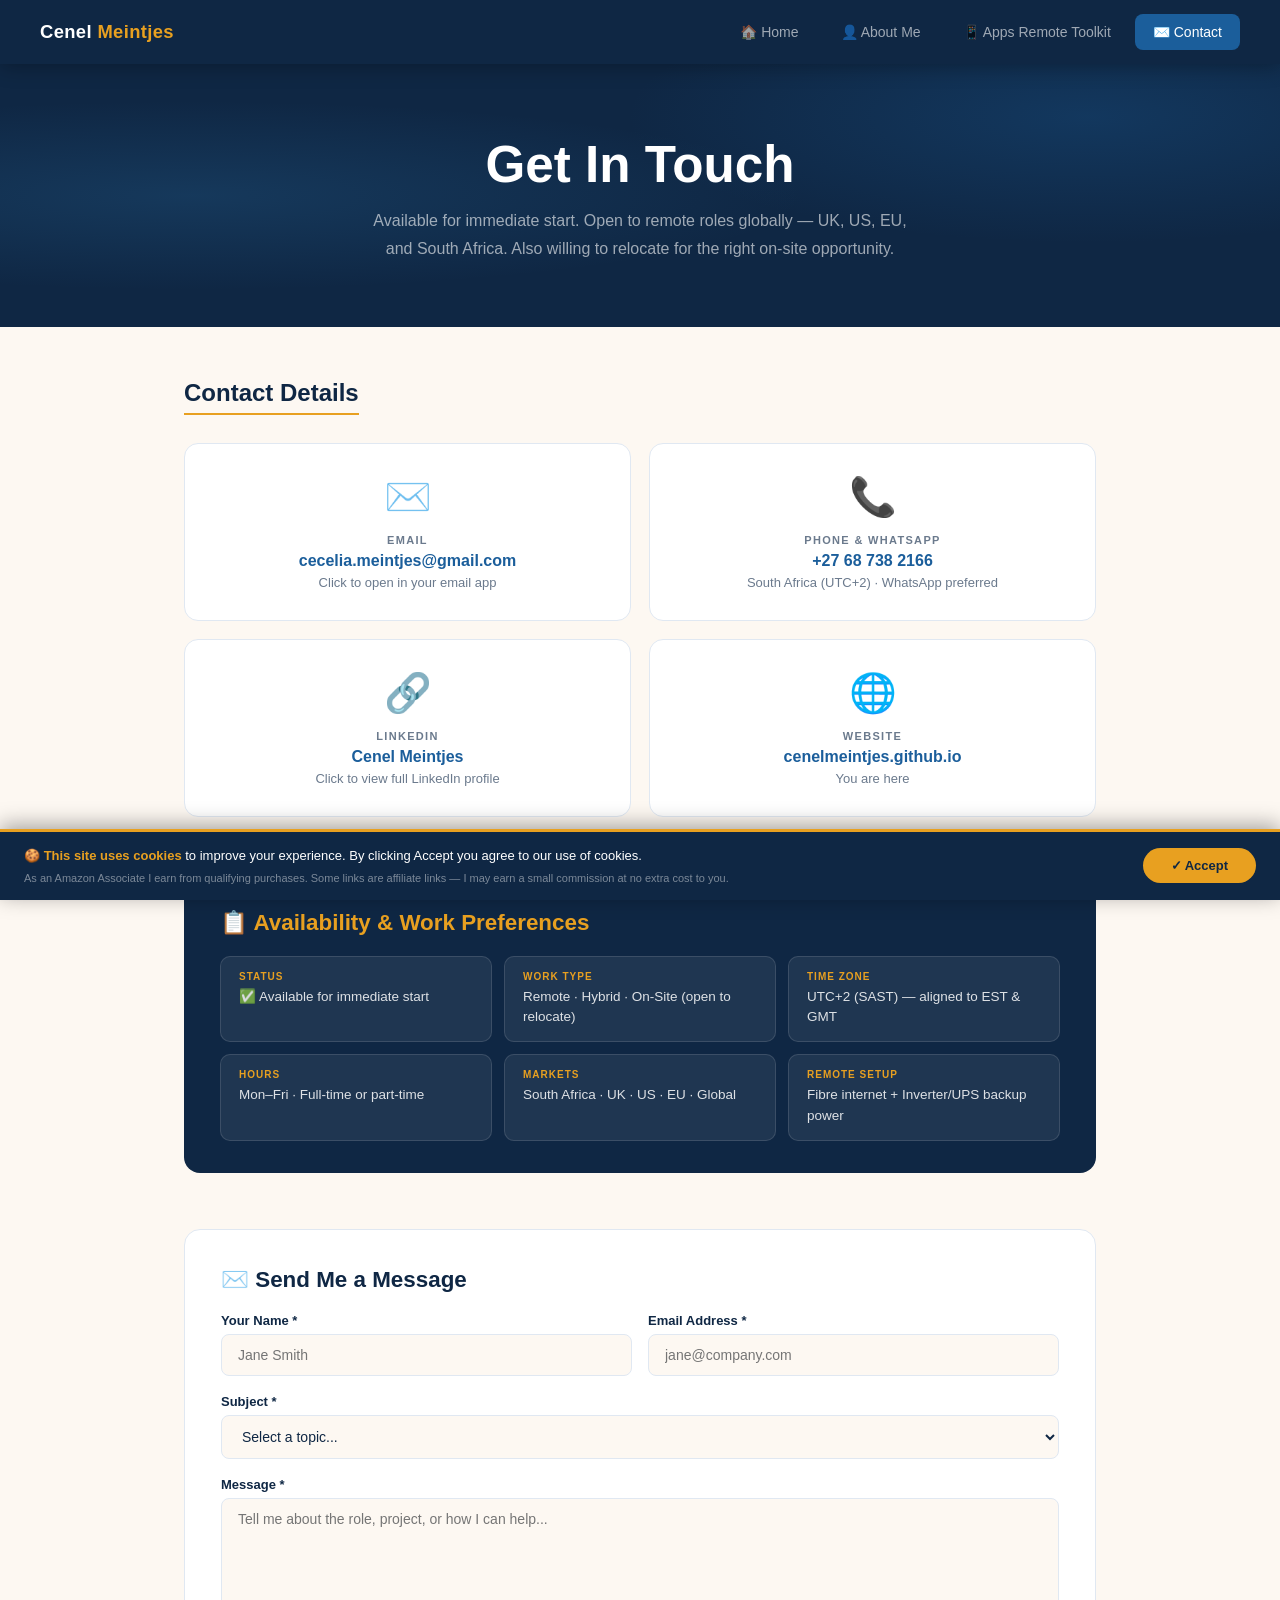
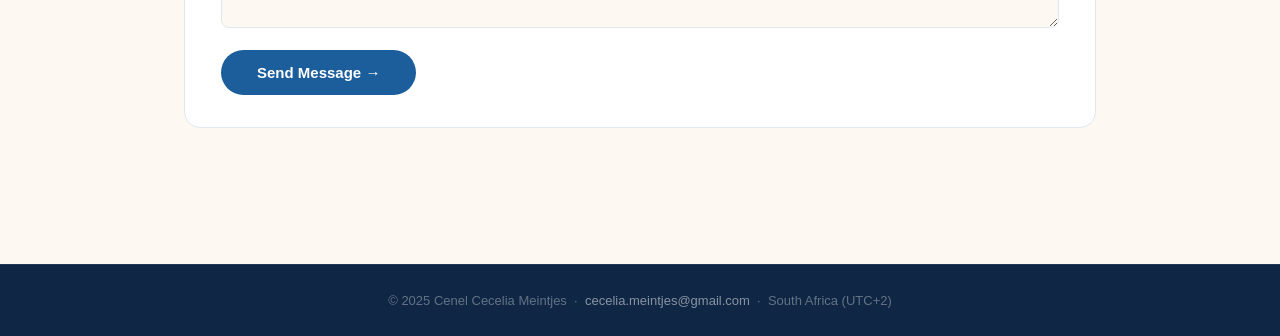
<file: contact.html>
<!DOCTYPE html>
<html lang="en">
<head>
  <meta charset="UTF-8" />
  <meta name="viewport" content="width=device-width, initial-scale=1.0" />
  <title>Contact | Cenel Cecelia Meintjes</title>
  <meta name="description" content="Contact Cenel Meintjes — Senior EA & VA. Available for immediate start. Email, phone, WhatsApp, LinkedIn." />
  <link rel="stylesheet" href="style.css" />
  <style>
    .contact-grid { display:grid; grid-template-columns:repeat(auto-fill,minmax(300px,1fr)); gap:18px; margin-bottom:48px; }
    .contact-card { background:var(--white); border:1px solid var(--border); border-radius:14px; padding:30px 26px; text-align:center; transition:transform .2s,box-shadow .2s; text-decoration:none; display:block; color:inherit; }
    .contact-card:hover { transform:translateY(-4px); box-shadow:0 12px 32px rgba(15,39,68,.12); }
    .cc-icon { font-size:2.4rem; margin-bottom:14px; display:block; }
    .cc-label { font-size:11px; font-weight:600; letter-spacing:.12em; text-transform:uppercase; color:var(--grey); margin-bottom:6px; }
    .cc-value { font-size:1rem; font-weight:600; color:var(--blue); }
    .cc-sub { font-size:13px; color:var(--grey); margin-top:5px; }
    .availability { background:var(--navy); border-radius:16px; padding:36px 36px 32px; color:var(--white); margin-bottom:40px; }
    .availability h3 { font-family:Arial,Helvetica,sans-serif;font-weight:700; font-size:1.4rem; color:var(--gold); margin-bottom:20px; }
    .avail-grid { display:grid; grid-template-columns:repeat(auto-fill,minmax(210px,1fr)); gap:12px; }
    .avail-item { background:rgba(255,255,255,.07); border:1px solid rgba(255,255,255,.12); border-radius:10px; padding:14px 18px; }
    .ai-label { font-size:10px; font-weight:600; letter-spacing:.1em; text-transform:uppercase; color:var(--gold); margin-bottom:5px; }
    .ai-val { font-size:13.5px; color:rgba(255,255,255,.85); line-height:1.5; }
    .form-box { background:var(--white); border:1px solid var(--border); border-radius:16px; padding:36px 36px 32px; }
    .form-box h3 { font-family:Arial,Helvetica,sans-serif;font-weight:700; font-size:1.4rem; color:var(--navy); margin-bottom:20px; }
    .form-group { margin-bottom:18px; }
    .form-group label { display:block; font-size:13px; font-weight:600; color:var(--navy); margin-bottom:6px; }
    .form-group input, .form-group textarea, .form-group select { width:100%; background:var(--cream); border:1px solid var(--border); border-radius:8px; padding:12px 16px; font-family:Arial,Helvetica,sans-serif; font-size:14px; color:var(--navy); outline:none; transition:border .2s; }
    .form-group input:focus, .form-group textarea:focus, .form-group select:focus { border-color:var(--blue); background:var(--white); }
    .form-group textarea { resize:vertical; min-height:130px; }
    .form-row { display:grid; grid-template-columns:1fr 1fr; gap:16px; }
    .form-submit { display:inline-block; background:var(--blue); color:var(--white); font-family:Arial,Helvetica,sans-serif; font-size:15px; font-weight:600; padding:14px 36px; border-radius:100px; border:none; cursor:pointer; transition:background .2s,transform .2s; }
    .form-submit:hover { background:var(--navy); transform:translateY(-2px); }
    @media(max-width:600px){ .form-row { grid-template-columns:1fr; } .availability { padding:24px 18px; } .form-box { padding:24px 18px; } }
  </style>
</head>
<body>

<nav class="site-nav">
  <a href="index.html" class="nav-brand">Cenel <span>Meintjes</span></a>
  <button class="nav-toggle" onclick="toggleNav()" aria-label="Menu">☰</button>
  <ul class="nav-links" id="nav-links">
    <li><a href="index.html">🏠 Home</a></li>
    <li><a href="about.html">👤 About Me</a></li>
    <li><a href="apps-remote-toolkit.html">📱 Apps Remote Toolkit</a></li>
    <li><a href="contact.html" class="active">✉️ Contact</a></li>
  </ul>
</nav>

<div class="page-hero">
  <h1>Get In Touch</h1>
  <p>Available for immediate start. Open to remote roles globally — UK, US, EU, and South Africa. Also willing to relocate for the right on-site opportunity.</p>
</div>

<div class="page-wrap">

  <!-- CONTACT CARDS -->
  <div class="section-block">
    <h2 class="section-heading">Contact Details</h2>
    <div class="contact-grid">
      <a class="contact-card" href="mailto:cecelia.meintjes@gmail.com">
        <span class="cc-icon">✉️</span>
        <div class="cc-label">Email</div>
        <div class="cc-value">cecelia.meintjes@gmail.com</div>
        <div class="cc-sub">Click to open in your email app</div>
      </a>
      <a class="contact-card" href="tel:+27687382166">
        <span class="cc-icon">📞</span>
        <div class="cc-label">Phone &amp; WhatsApp</div>
        <div class="cc-value">+27 68 738 2166</div>
        <div class="cc-sub">South Africa (UTC+2) · WhatsApp preferred</div>
      </a>
      <a class="contact-card" href="https://linkedin.com/in/cenel-meintjes-428652375" target="_blank" rel="noopener">
        <span class="cc-icon">🔗</span>
        <div class="cc-label">LinkedIn</div>
        <div class="cc-value">Cenel Meintjes</div>
        <div class="cc-sub">Click to view full LinkedIn profile</div>
      </a>
      <a class="contact-card" href="index.html">
        <span class="cc-icon">🌐</span>
        <div class="cc-label">Website</div>
        <div class="cc-value">cenelmeintjes.github.io</div>
        <div class="cc-sub">You are here</div>
      </a>
    </div>
  </div>

  <!-- AVAILABILITY -->
  <div class="section-block">
    <div class="availability">
      <h3>📋 Availability &amp; Work Preferences</h3>
      <div class="avail-grid">
        <div class="avail-item"><div class="ai-label">Status</div><div class="ai-val">✅ Available for immediate start</div></div>
        <div class="avail-item"><div class="ai-label">Work Type</div><div class="ai-val">Remote · Hybrid · On-Site (open to relocate)</div></div>
        <div class="avail-item"><div class="ai-label">Time Zone</div><div class="ai-val">UTC+2 (SAST) — aligned to EST &amp; GMT</div></div>
        <div class="avail-item"><div class="ai-label">Hours</div><div class="ai-val">Mon–Fri · Full-time or part-time</div></div>
        <div class="avail-item"><div class="ai-label">Markets</div><div class="ai-val">South Africa · UK · US · EU · Global</div></div>
        <div class="avail-item"><div class="ai-label">Remote Setup</div><div class="ai-val">Fibre internet + Inverter/UPS backup power</div></div>
      </div>
    </div>
  </div>

  <!-- CONTACT FORM -->
  <div class="section-block">
    <div class="form-box">
      <h3>✉️ Send Me a Message</h3>
      <!-- Replace action with your Formspree or Netlify Forms endpoint -->
      <form action="https://formspree.io/f/YOUR-FORM-ID" method="POST">
        <div class="form-row">
          <div class="form-group">
            <label for="name">Your Name *</label>
            <input type="text" id="name" name="name" placeholder="Jane Smith" required />
          </div>
          <div class="form-group">
            <label for="email">Email Address *</label>
            <input type="email" id="email" name="email" placeholder="jane@company.com" required />
          </div>
        </div>
        <div class="form-group">
          <label for="subject">Subject *</label>
          <select id="subject" name="subject" required>
            <option value="" disabled selected>Select a topic...</option>
            <option>Job Opportunity — Remote EA/VA Role</option>
            <option>Job Opportunity — On-Site Role</option>
            <option>Freelance / Contract Work</option>
            <option>General Enquiry</option>
            <option>Other</option>
          </select>
        </div>
        <div class="form-group">
          <label for="message">Message *</label>
          <textarea id="message" name="message" placeholder="Tell me about the role, project, or how I can help..." required></textarea>
        </div>
        <button type="submit" class="form-submit">Send Message →</button>
      </form>
    </div>
  </div>

</div>

<footer class="site-footer">
  © 2025 Cenel Cecelia Meintjes &nbsp;·&nbsp;
  <a href="mailto:cecelia.meintjes@gmail.com">cecelia.meintjes@gmail.com</a> &nbsp;·&nbsp;
  South Africa (UTC+2)
</footer>

<script>
  function toggleNav() { document.getElementById('nav-links').classList.toggle('open'); }
</script>




<!-- ══ COOKIE & AMAZON DISCLOSURE BANNER ══ -->
<div id="cookie-banner" style="position:fixed; bottom:0; left:0; right:0; z-index:9999; background:#0f2744; border-top:3px solid #e8a020; padding:14px 24px; display:flex; flex-wrap:wrap; align-items:center; justify-content:space-between; gap:12px; box-shadow:0 -4px 20px rgba(0,0,0,0.35);">
  <div style="flex:1; min-width:260px;">
    <p style="color:#ffffff; font-size:13px; line-height:1.6; margin:0 0 3px; font-family:Arial,Helvetica,sans-serif;">
      🍪 <strong style="color:#e8a020;">This site uses cookies</strong> to improve your experience. By clicking Accept you agree to our use of cookies.
    </p>
    <p style="color:rgba(255,255,255,0.45); font-size:11px; margin:0; line-height:1.5; font-family:Arial,Helvetica,sans-serif;">
      As an Amazon Associate I earn from qualifying purchases. Some links are affiliate links — I may earn a small commission at no extra cost to you.
    </p>
  </div>
  <button id="cookie-accept-btn" style="background:#e8a020; color:#0f2744; border:none; font-family:Arial,Helvetica,sans-serif; font-weight:700; font-size:13px; padding:10px 28px; border-radius:100px; cursor:pointer; white-space:nowrap; flex-shrink:0;">
    ✓ Accept
  </button>
</div>
<script>
  (function() {
    var btn = document.getElementById("cookie-accept-btn");
    var banner = document.getElementById("cookie-banner");
    if (localStorage.getItem("cm_cookies") === "1") { banner.style.display = "none"; }
    btn.addEventListener("click", function() {
      banner.style.display = "none";
      localStorage.setItem("cm_cookies", "1");
    });
  })();
</script>

</body>
</html>
</file>
<file: style.css>
/* ═══════════════════════════════════════════
   CENEL MEINTJES — Shared Stylesheet
   Used by: index.html, about.html, toolkit.html, contact.html
═══════════════════════════════════════════ */

*, *::before, *::after { box-sizing: border-box; margin: 0; padding: 0; }

:root {
  --navy:  #0f2744;
  --blue:  #1b5e9b;
  --sky:   #3b9de1;
  --gold:  #e8a020;
  --cream: #fdf8f2;
  --white: #ffffff;
  --grey:  #6b7a8d;
  --light: #eef4fb;
  --border:#e0e8f2;
  --font:  Arial, Helvetica, sans-serif;
}

html { scroll-behavior: smooth; }

body {
  font-family: var(--font);
  background: var(--cream);
  color: var(--navy);
  overflow-x: hidden;
  min-height: 100vh;
}

/* ── NAV ── */
.site-nav {
  position: sticky;
  top: 0;
  z-index: 200;
  background: var(--navy);
  display: flex;
  align-items: center;
  justify-content: space-between;
  padding: 0 40px;
  height: 64px;
  box-shadow: 0 2px 20px rgba(0,0,0,0.3);
}

.nav-brand {
  font-family: var(--font);
  font-weight: 700;
  color: var(--white);
  font-size: 1.15rem;
  text-decoration: none;
  white-space: nowrap;
  letter-spacing: 0.02em;
}

.nav-brand span { color: var(--gold); }

.nav-links {
  display: flex;
  gap: 6px;
  list-style: none;
}

.nav-links a {
  display: block;
  color: rgba(255,255,255,0.6);
  font-size: 14px;
  font-weight: 500;
  padding: 10px 18px;
  border-radius: 8px;
  text-decoration: none;
  transition: all 0.2s ease;
  white-space: nowrap;
}

.nav-links a:hover {
  color: var(--white);
  background: rgba(255,255,255,0.09);
}

.nav-links a.active {
  color: var(--white);
  background: var(--blue);
}

/* Hamburger for mobile */
.nav-toggle {
  display: none;
  background: none;
  border: none;
  color: var(--white);
  font-size: 1.6rem;
  cursor: pointer;
  padding: 4px 8px;
}

/* ── HERO (reusable dark banner) ── */
.page-hero {
  background: var(--navy);
  position: relative;
  overflow: hidden;
  padding: 72px 24px 64px;
  text-align: center;
}

.page-hero::before {
  content: '';
  position: absolute;
  inset: 0;
  background:
    radial-gradient(ellipse 80% 60% at 15% 50%, rgba(59,157,225,0.15) 0%, transparent 60%),
    radial-gradient(ellipse 60% 80% at 85% 20%, rgba(27,94,155,0.3) 0%, transparent 60%);
  pointer-events: none;
}

.page-hero h1 {
  font-family: var(--font);
  font-weight: 700;
  font-size: clamp(2rem, 5vw, 3.2rem);
  color: var(--white);
  line-height: 1.15;
  margin-bottom: 12px;
  position: relative;
}

.page-hero h1 em { font-style: italic; color: var(--sky); }

.page-hero p {
  font-size: 1rem;
  color: rgba(255,255,255,0.6);
  max-width: 540px;
  margin: 0 auto;
  line-height: 1.75;
  position: relative;
}

.hero-badge {
  display: inline-block;
  background: rgba(232,160,32,0.15);
  border: 1px solid rgba(232,160,32,0.4);
  color: var(--gold);
  font-size: 11px;
  font-weight: 600;
  letter-spacing: 0.15em;
  text-transform: uppercase;
  padding: 6px 18px;
  border-radius: 100px;
  margin-bottom: 22px;
  position: relative;
}

.hero-pills {
  display: flex;
  flex-wrap: wrap;
  justify-content: center;
  gap: 10px;
  margin-top: 28px;
  position: relative;
}

.hero-pill {
  background: rgba(255,255,255,0.09);
  border: 1px solid rgba(255,255,255,0.15);
  color: rgba(255,255,255,0.85);
  font-size: 13px;
  font-weight: 500;
  padding: 8px 18px;
  border-radius: 100px;
}

.hero-pill span { color: var(--gold); margin-right: 5px; }

/* ── CONTENT WRAPPER ── */
.page-wrap {
  max-width: 960px;
  margin: 0 auto;
  padding: 52px 24px 80px;
}

.wide-wrap {
  max-width: 1120px;
  margin: 0 auto;
  padding: 0 24px;
}

/* ── SECTION HEADINGS ── */
.section-heading {
  font-family: var(--font);
  font-weight: 700;
  font-size: 1.5rem;
  color: var(--navy);
  border-bottom: 2px solid var(--gold);
  padding-bottom: 6px;
  margin-bottom: 28px;
  display: inline-block;
}

.section-block { margin-bottom: 56px; }

/* ── CARDS ── */
.card {
  background: var(--white);
  border: 1px solid var(--border);
  border-radius: 14px;
  padding: 24px;
}

/* ── GRID UTILITIES ── */
.grid-2 { display: grid; grid-template-columns: repeat(auto-fill, minmax(280px, 1fr)); gap: 16px; }
.grid-3 { display: grid; grid-template-columns: repeat(auto-fill, minmax(240px, 1fr)); gap: 14px; }
.grid-4 { display: grid; grid-template-columns: repeat(auto-fill, minmax(200px, 1fr)); gap: 12px; }

/* ── INTRO STRIP ── */
.intro-strip {
  background: var(--blue);
  color: var(--white);
  text-align: center;
  padding: 22px 24px;
  font-size: 0.95rem;
  line-height: 1.75;
}

.intro-strip strong { color: var(--gold); }

/* ── FOOTER ── */
.site-footer {
  background: var(--navy);
  text-align: center;
  padding: 28px 24px;
  font-size: 13px;
  color: rgba(255,255,255,0.35);
  border-top: 1px solid rgba(255,255,255,0.08);
}

.site-footer a {
  color: rgba(255,255,255,0.5);
  text-decoration: none;
}

/* ── RESPONSIVE ── */
@media (max-width: 700px) {
  .site-nav { padding: 0 18px; }
  .nav-links { display: none; flex-direction: column; position: absolute; top: 64px; left: 0; right: 0; background: var(--navy); padding: 12px 18px 18px; gap: 4px; z-index: 300; }
  .nav-links.open { display: flex; }
  .nav-links a { padding: 12px 16px; border-radius: 8px; }
  .nav-toggle { display: block; }
  .page-hero { padding: 52px 18px 44px; }
  .page-wrap { padding: 36px 18px 60px; }
}
</file>
